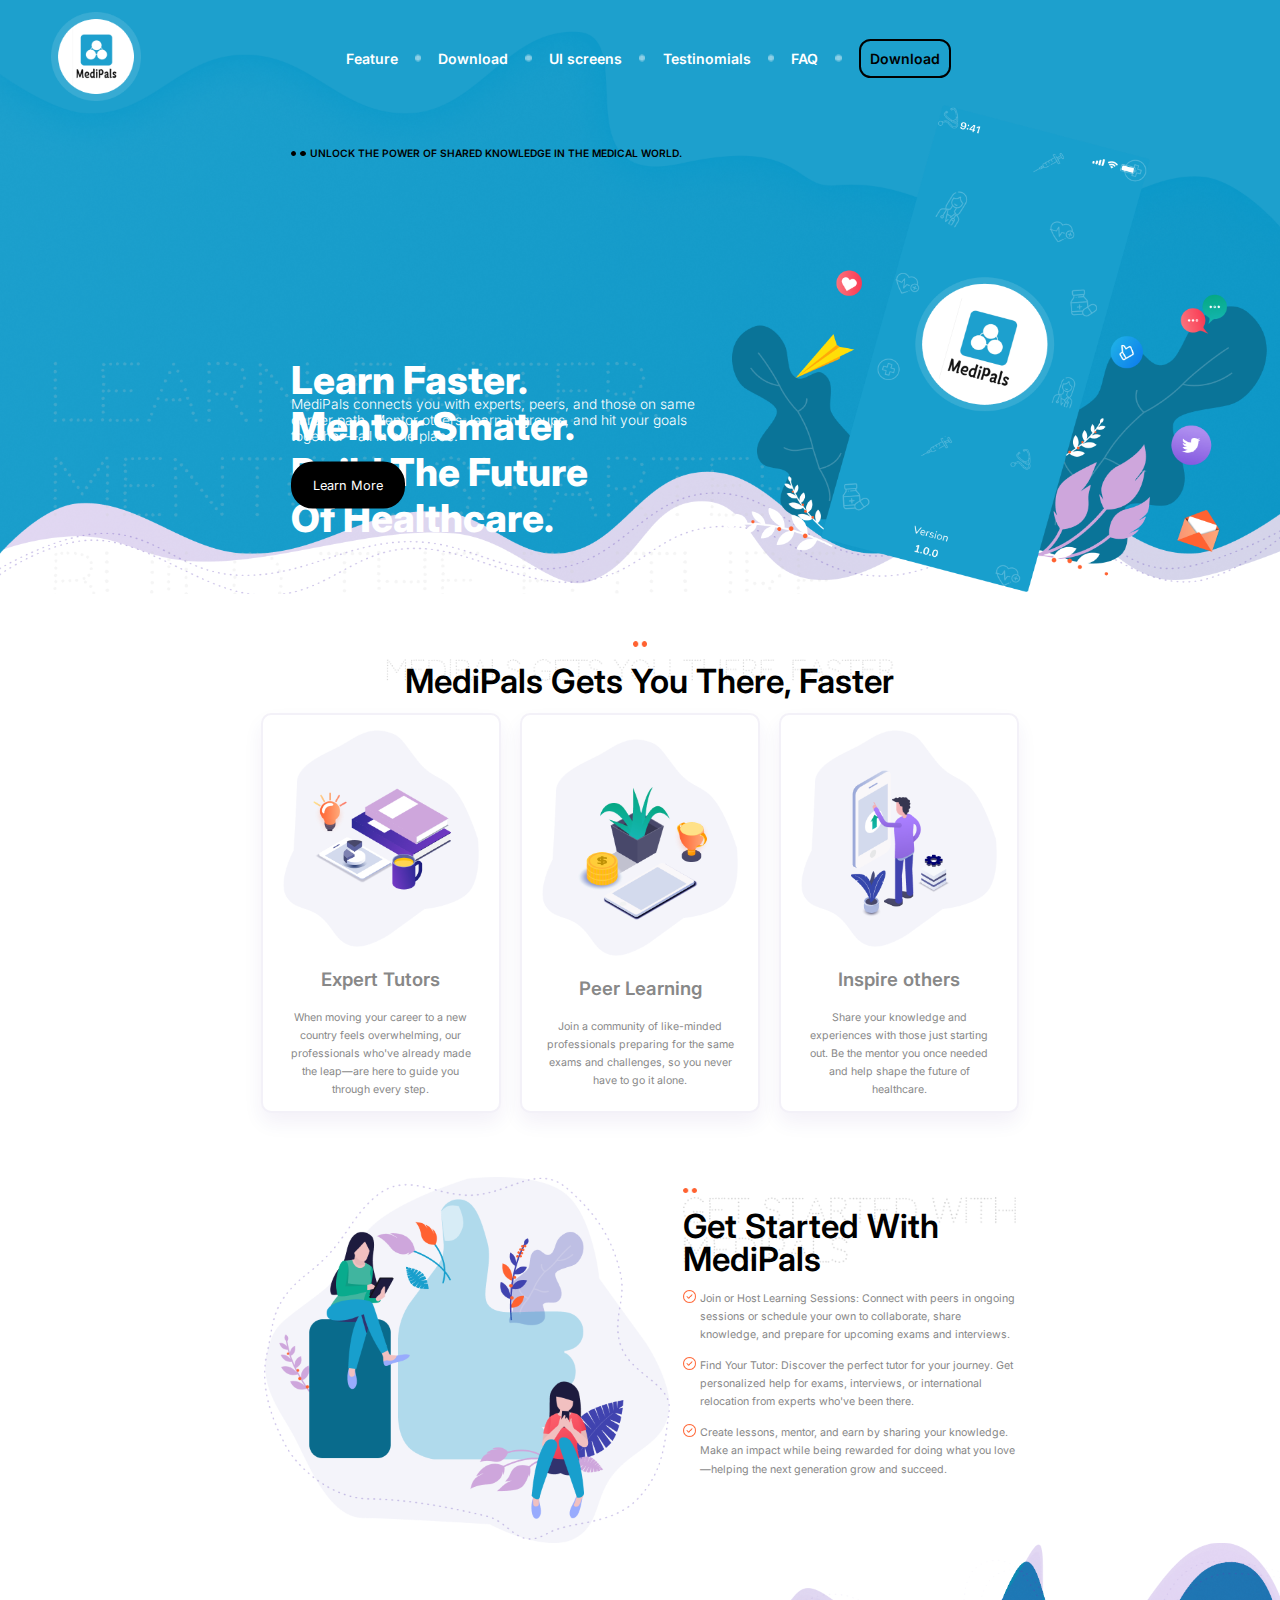
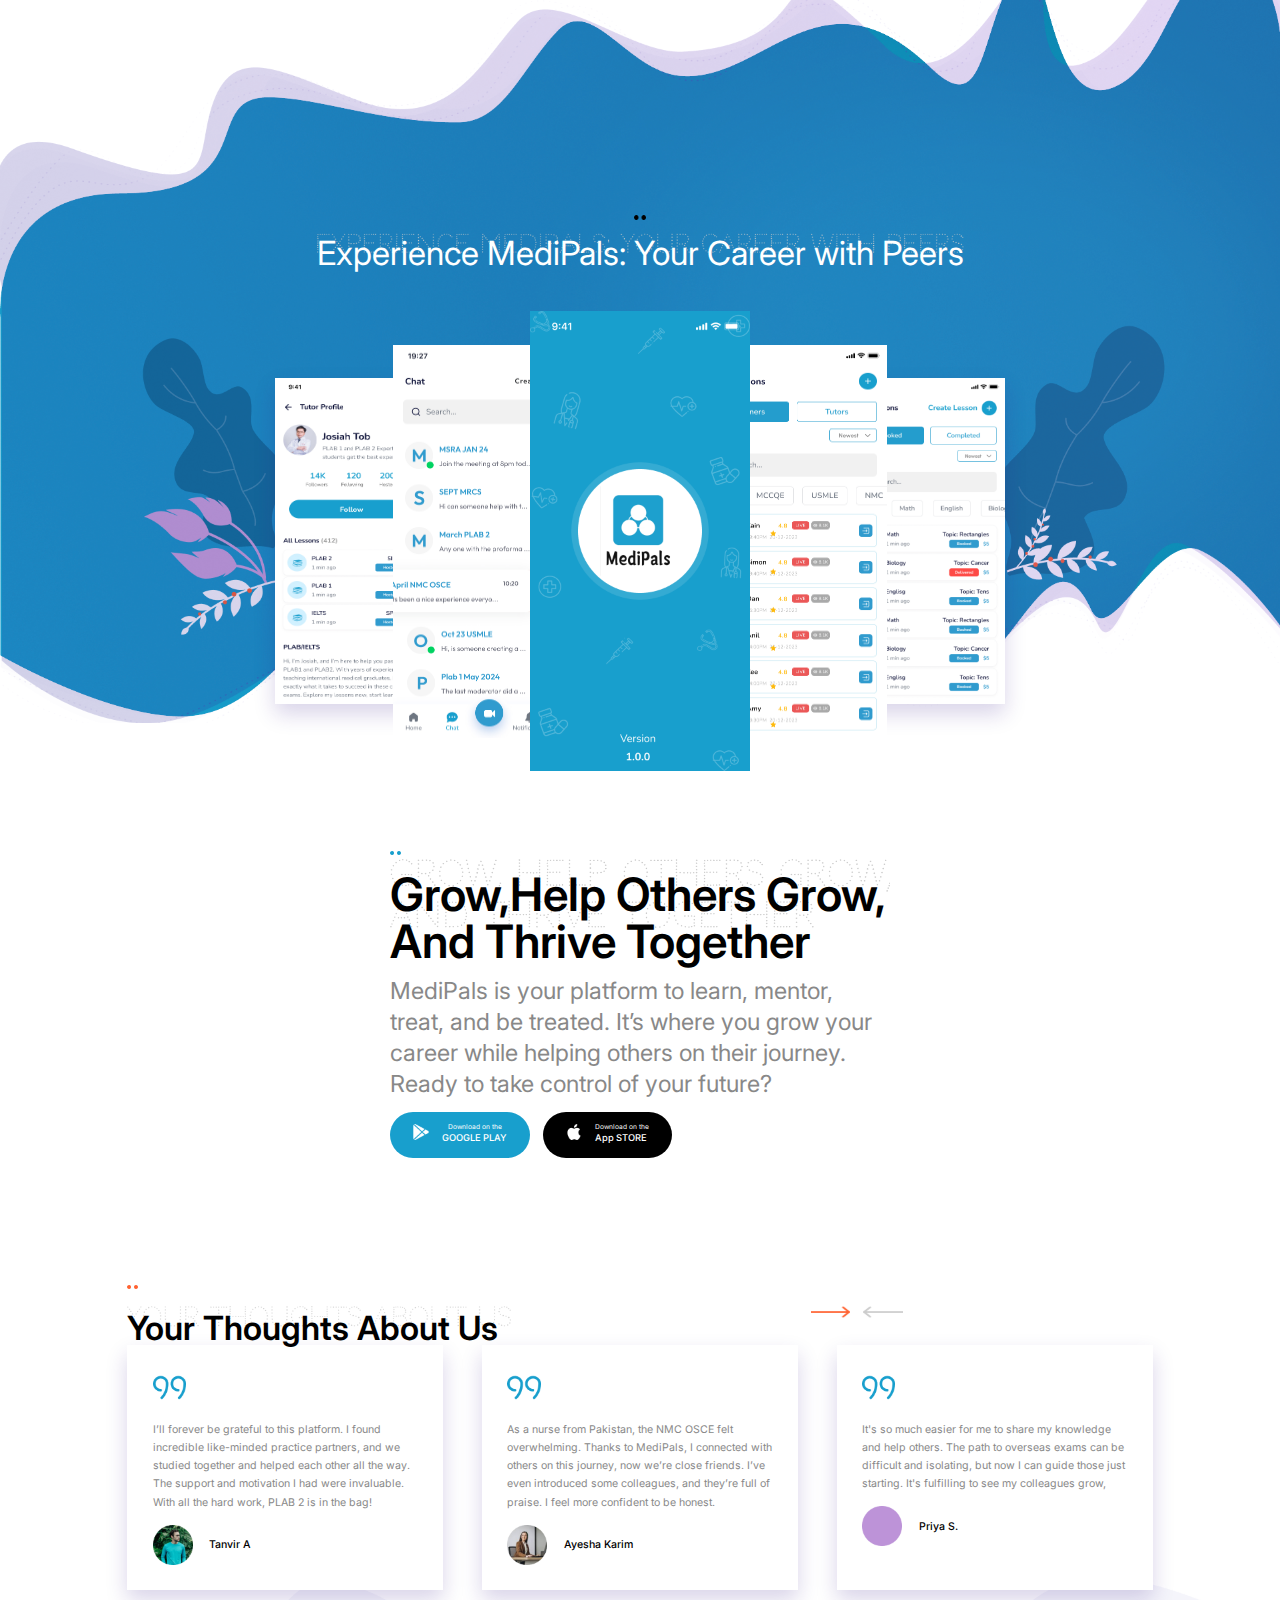
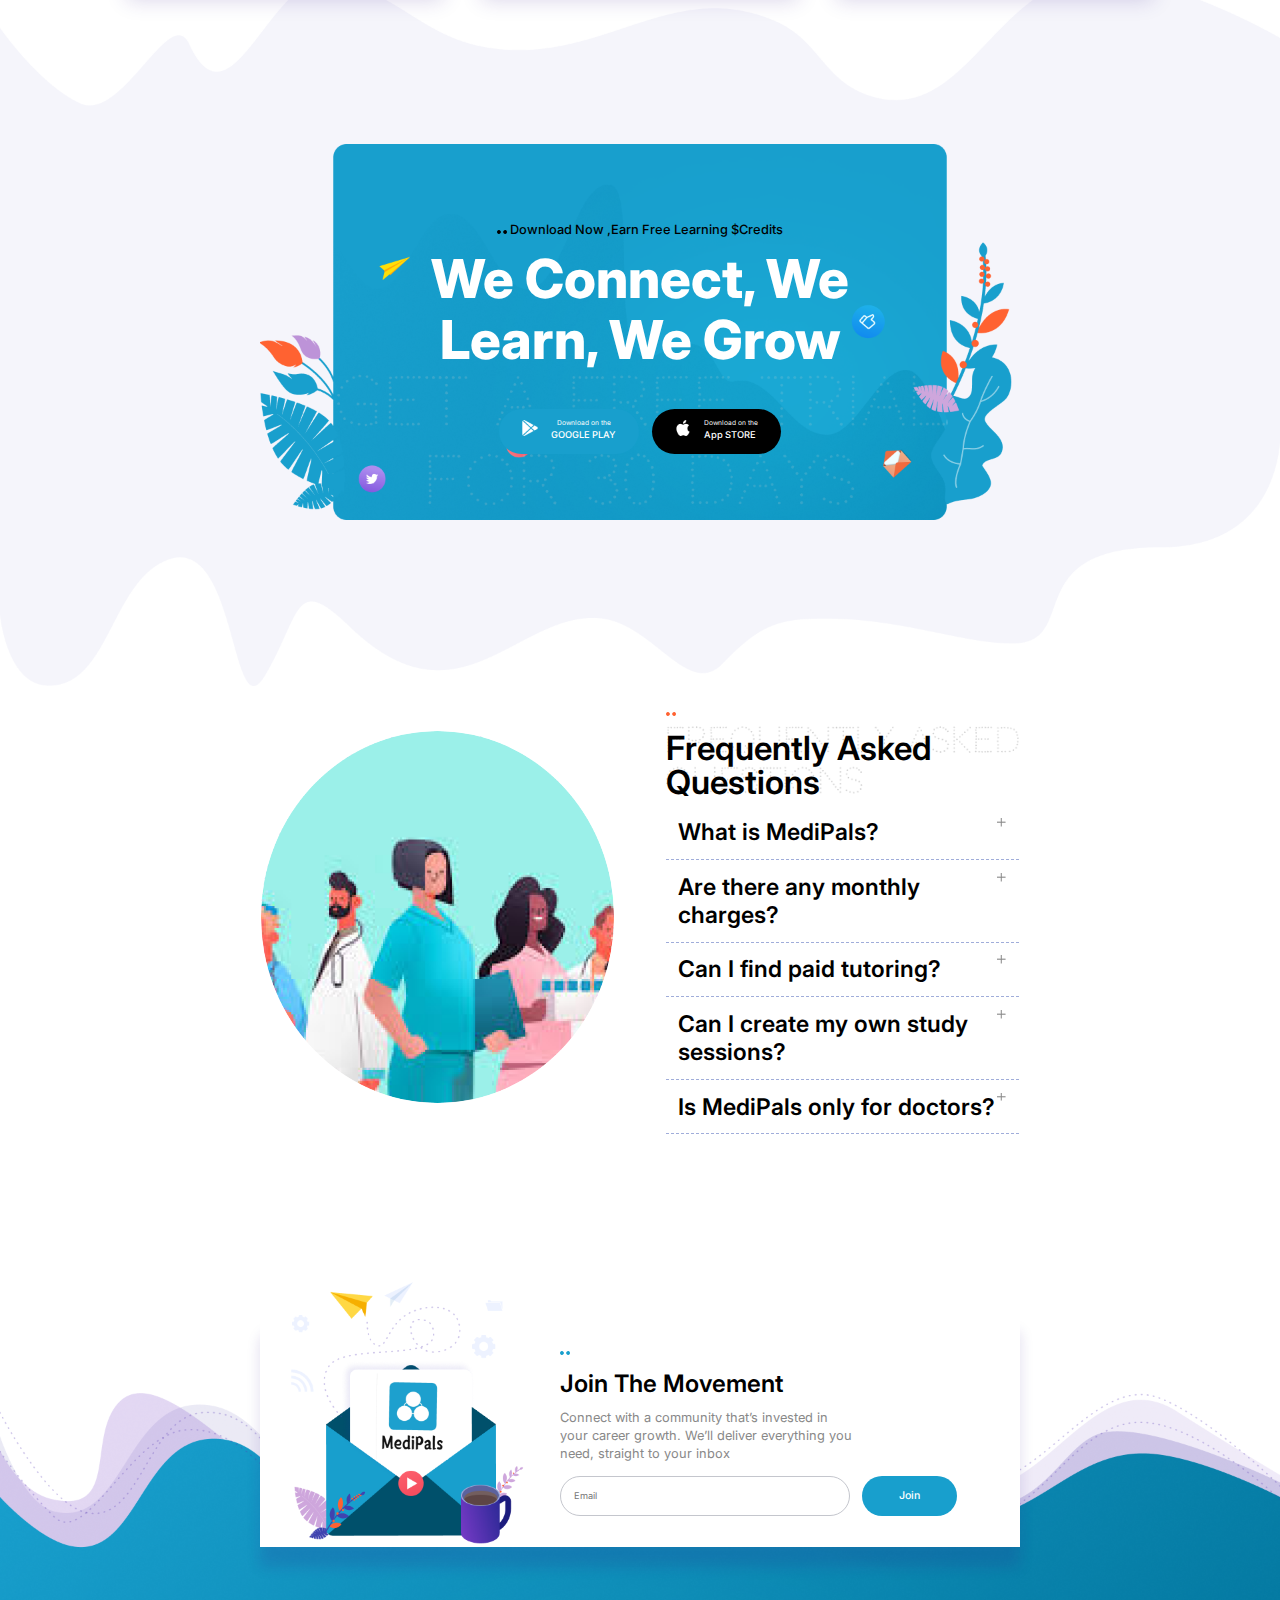
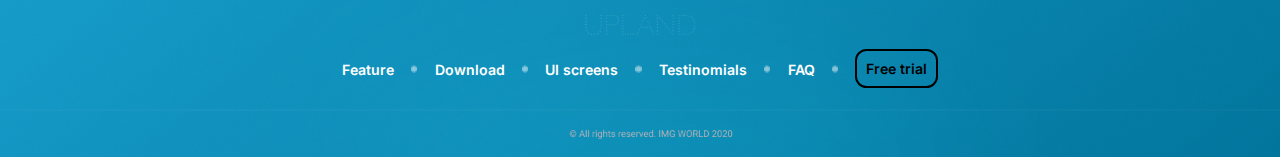
<file: landing  page/index.html>
<!DOCTYPE html>
<html lang="en">

<head>
    <meta charset="UTF-8">
    <meta name="viewport" content="width=device-width, initial-scale=1.0">
    <title>IMG world</title>
    <link rel="stylesheet" href="style.css">
    <link rel="stylesheet" href="responsive.css">
    <style>
        @import url('https://fonts.googleapis.com/css2?family=Inter:ital,opsz,wght@0,14..32,100..900;1,14..32,100..900&display=swap');
    </style>
</head>

<body>
    <div class="container">
        <div class="header">
            <div class="navbar flex">
                <div class="icon"><img src="ass/Group 1000007241.png" alt=""></div>
                <div class="list flex">
                    <ul class="topnav" id="hb">
                        <li><a href="#Feature">Feature </a></li>
                        <img src="ass/Ellipse 5.png" alt="">
                        <li><a href="#Download">Download </a></li>
                        <img src="ass/Ellipse 5.png" alt="">
                        <li><a href="#UI">UI screens</a></li>
                        <img src="ass/Ellipse 5.png" alt="">
                        <li><a href="#testinomials">Testinomials</a></li>
                        <img src="ass/Ellipse 5.png" alt="">
                        <li><a href="#faq">FAQ</a></li>
                        <img src="ass/Ellipse 5.png" alt="">
                        <li><a href="#download"><button>Download</button></a></li>
                    </ul>
                </div>
                <div><a class="a" href="#menu" onclick="display()">☰</a></div>
            </div>
            <div class="flex">
                <div class="intro">
                    <p class="p1 flex"> <img src="ass/Ellipse 4.png" alt=""> <img src="ass/Ellipse 4.png" alt="">UNLOCK
                        THE POWER OF SHARED KNOWLEDGE IN THE MEDICAL WORLD.
                    </p>
                    <p class="p2">Learn Faster. Mentor Smater. Build The Future Of Healthcare.</p>
                    <p class="p3"> MediPals connects you with experts, peers, and those on same career path. Mentor
                        others, learn in groups, and hit your goals together—all in one place.</p>
                    <button class="learnmore">Learn More</button>
                </div>
                <div class="landing">
                    <img src="ass/Frame 56.png" alt="">
                </div>
            </div>
        </div>
        <div class="main">
            <div class="part1">
                <img class="img1" src="ass/dots.png" alt="">
                <p class="p-one">MediPals Gets You There, Faster</p>
                <div class="cards flex">
                    <div class="card card1">
                        <img src="ass/Group 42.png" alt="">
                        <p class="p1">Expert Tutors</p>
                        <p class="p2">When moving your career to a new country feels overwhelming, our professionals
                            who've already made the leap—are here to guide you through every step.</p>
                    </div>
                    <div class="card card2">
                        <img src="ass/Group 42 (1).png" alt="">
                        <p class="p1">Peer Learning</p>
                        <p class="p2">Join a community of like-minded professionals preparing for the same exams and
                            challenges, so you never have to go it alone.</p>
                    </div>
                    <div class="card card3">
                        <img src="ass/Group 42 (2).png" alt="">
                        <p class="p1">Inspire others</p>
                        <p class="p2">Share your knowledge and experiences with those just starting out. Be the mentor
                            you once needed and help shape the future of healthcare.</p>
                    </div>
                </div>
            </div>
            <div class="part2 flex">
                <img class="img" src="ass/img.png" alt="">
                <div class="dec"><img src="ass/dots.png" alt="">
                    <p class="p1">Get Started With MediPals</p>

                    <div class="p3">
                        <div class="p3-1 flex">
                            <img src="ass/icon.png" alt="">
                            <p>Join or Host Learning Sessions: Connect with peers in ongoing sessions or schedule your
                                own to collaborate, share knowledge, and prepare for upcoming exams and interviews.
                            </p>
                        </div>
                        <div class="p3-1 flex"><img src="ass/icon.png" alt="">
                            <p>Find Your Tutor: Discover the perfect tutor for your journey. Get personalized help for
                                exams, interviews, or international relocation from experts who've been there.
                            </p>
                        </div>
                        <div class="p3-1 flex"><img src="ass/icon.png" alt="">
                            <p>Create lessons, mentor, and earn by sharing your knowledge. Make an impact while being
                                rewarded for doing what you love—helping the next generation grow and succeed.</p>
                        </div>
                    </div>

                </div>
            </div>
            <div class="part3">
                <img class="mg" src="ass/dots (1).png" alt="">
                <p>Experience MediPals: Your Career with Peers</p>
                <div class="ss flex">
                    <img class="one one-1" src="ass/Tutor Profile.jpg" alt="">
                    <img class="two two-1" src="ass/Message.jpg" alt="">
                    <img class="three" src="ass/01_Splash screen 2.png" alt="">
                    <img class="two two-2" src="ass/Live Sessions.png" alt="">
                    <img class="one one-2" src="ass/My Lessons 1.png" alt="">
                </div>
            </div>
           
            <div class="part4">
                <div class="ready-to-use">
                    <img class="dot" src="ass/bluedots.png" alt="">
                    <p class="u-1">Grow,Help Others Grow, And Thrive Together</p>
                    <p class="u-2">MediPals is your platform to learn, mentor, treat, and be treated. It’s where you
                        grow your career while helping others on their journey. Ready to take control of your future?
                    </p>
                    <div class="buttons">
                        <button class="blueButton">
                            <img src="ass/Vector.png" alt="">
                            <div>
                                <p class="b-1">Download on the</p>
                                <p class="b-2">GOOGLE PLAY</p>
                            </div>
                        </button>
                        <button class="blackbutton"> <img src="ass/Frame.png" alt="">
                            <div>
                                <p class="b-1">Download on the</p>
                                <p class="b-2">App STORE</p>
                            </div>
                        </button>
                    </div>
                </div>

            </div>
        </div>
        <div class="part-5">
            <img class="i-m-g-1" src="ass/dots.png" alt="">
            <div class="abar">
                <div class="about">
                    <p>Your Thoughts About Us</p>
                </div>
                <div class="arrow">
                    <img src="ass/Arrow 1.png" alt="">
                    <img src="ass/Arrow 2.png" alt="">
                </div>
            </div>
            <div class="comment">
                <div class="comment-1 comment-1-1">
                    <img class="com-img" src="ass/Frame (1).png" alt="">
                    <p class="p">I’ll forever be grateful to this platform. I found incredible like-minded practice
                        partners, and we studied together and helped each other all the way. The support and motivation
                        I had were invaluable. With all the hard work, PLAB 2 is in the bag!</p>
                    <p class="profile">
                        <img src="ass/Ellipse 10 (1).png" alt=""><span>Tanvir A</span>
                    </p>
                </div>
                <div class=" comment-1 comment-1-2">
                    <img class="com-img" src="ass/Frame (1).png" alt="">
                    <p class="p">As a nurse from Pakistan, the NMC OSCE felt overwhelming. Thanks to MediPals, I
                        connected with others on this journey, now we’re close friends. I’ve even introduced some
                        colleagues, and they’re full of praise. I feel more confident to be honest.</p>
                    <p class="profile">
                        <img src="ass/download 1.png" alt=""><span>Ayesha Karim</span>
                    </p>
                </div>
                <div class=" comment-1 comment-1-3">
                    <img class="com-img" src="ass/Frame (1).png" alt="">
                    <p class="p">It's so much easier for me to share my knowledge and help others. The path to overseas
                        exams can be difficult and isolating, but now I can guide those just starting. It's fulfilling
                        to see my colleagues grow,</p>
                    <p class="profile">
                        <img src="ass/Ellipse 10 (2).png " alt=""><span>Priya S.</span>
                    </p>
                </div>
            </div>
        </div>
        <div class="part-6">
            <div class="ad">
                <p class="ad-1"><img src="ass/dots (1).png" alt=""> Download Now ,Earn Free Learning $Credits</p>
                <p class="ad-2">We Connect, We Learn, We Grow

                </p>
                <div class="buttons">
                    <button class="blueButton">
                        <img src="ass/Vector.png" alt="">
                        <div>
                            <p class="b-1">Download on the</p>
                            <p class="b-2">GOOGLE PLAY</p>
                        </div>
                    </button>
                    <button class="blackbutton"> <img src="ass/Frame.png" alt="">
                        <div>
                            <p class="b-1">Download on the</p>
                            <p class="b-2">App STORE</p>
                        </div>
                    </button>
                </div>
            </div>
        </div>
        <div class="part-7">
            <img class="vid" src="ass/download 1 (2).png" alt="">


            <div class="faq">
                <img src="ass/dots.png" alt="">
                <p class="faq-1">Frequently Asked Questions</p>

                <div class="faq-4">
                    <div class="faq4">
                        <p>What is MediPals?</p><img class="plus" onclick="showDetail(this)" src="ass/+.png" alt="">
                        <img onclick="hideDetails(this)" class="minus" src="ass/-.png" alt="">
                    </div>
                    <p class="faq-3">MediPals connects healthcare professionals to learn, mentor, and support each
                        other. It’s designed to help those advancing their careers and preparing for international
                        certification exams</p>
                </div>
                <div class="faq-4">
                    <div class="faq4">
                        <p>Are there any monthly charges?</p><img class="plus" onclick="showDetail(this)"
                            src="ass/+.png" alt="">
                        <img onclick="hideDetails(this)" class="minus" src="ass/-.png" alt="">
                    </div>
                    <p class="faq-3">MediPals is completely free to use! You can access free sessions and support from
                        experienced tutors and peers on the platform.</p>
                </div>
                <div class="faq-4">
                    <div class="faq4">
                        <p>Can I find paid tutoring?</p><img class="plus" onclick="showDetail(this)" src="ass/+.png"
                            alt="">
                        <img onclick="hideDetails(this)" class="minus" src="ass/-.png" alt="">
                    </div>
                    <p class="faq-3">Yes, personalised tutoring options are available for one-on-one lessons,
                        mentorship, and mock exams to help you achieve your goals.</p>
                </div>
                <div class="faq-4">
                    <div class="faq4">
                        <p>Can I create my own study sessions?</p><img class="plus" onclick="showDetail(this)"
                            src="ass/+.png" alt="">
                        <img onclick="hideDetails(this)" class="minus" src="ass/-.png" alt="">
                    </div>
                    <p class="faq-3">Absolutely! You can join or host study sessions to collaborate with peers and grow
                        professionally.</p>
                </div>
                <div class="faq-4">
                    <div class="faq4">
                        <p>Is MediPals only for doctors?</p><img class="plus" onclick="showDetail(this)" src="ass/+.png"
                            alt="">
                        <img onclick="hideDetails(this)" class="minus" src="ass/-.png" alt="">
                    </div>
                    <p class="faq-3">MediPals is for everyone in healthcare—nurses, physiotherapists, doctors, and
                        more—who want to move their careers forward and benefit from shared knowledge and mentorship.
                    </p>
                </div>
            </div>
        </div>

        <div class="part-9">
            <img class="img-9" src="ass/Vector Object.png" alt="">
            <div class="part-9-1">
                <img src="ass/bluedots.png" alt="">

                <p class="bold">Join The Movement</p>
                <p class="simp">Connect with a community that’s invested in your career growth. We’ll deliver everything
                    you need, straight to your inbox</p>
                <div class="flexx">

                    <input type="email" name="Email" id="email" placeholder="Email">
                    <button class="but">Join</button>
                </div>
            </div>
        </div>
    </div>
    <div class="footer">
        <ul>
            <li><a href="#Feature">Feature </a></li>
            <img src="ass/Ellipse 5.png" alt="">
            <li><a href="#Download">Download </a></li>
            <img src="ass/Ellipse 5.png" alt="">
            <li><a href="#UI">UI screens</a></li>
            <img src="ass/Ellipse 5.png" alt="">
            <li><a href="#testinomials">Testinomials</a></li>
            <img src="ass/Ellipse 5.png" alt="">
            <li><a href="#faq">FAQ</a></li>
            <img src="ass/Ellipse 5.png" alt="">
            <li><a href="#download"><button>Free trial</button></a></li>
        </ul>
    </div>
    </div>

    <script>
        function display() {
            let x = document.getElementById("hb");
            if (x.className === "topnav") {
                x.className = "responsive";
            }
            else {
                x.className = "topnav";
            }

        }



        function showDetail(clickedImage) {
            const faqSections = document.querySelectorAll('.faq-4');
            faqSections.forEach(section => {
                const answer = section.querySelector('.faq-3');
                const showimage = section.querySelector('.plus');
                const hideimage = section.querySelector('.minus');

                if (showimage === clickedImage) {
                    hideimage.style.display = "block";
                    showimage.style.display = "none";
                    answer.style.display = "block";
                }
            })
        }
        function hideDetails(clickedImage2) {
            const faqSections = document.querySelectorAll('.faq-4');
            faqSections.forEach(section => {
                const answer = section.querySelector('.faq-3');
                const showimage = section.querySelector('.plus');
                const hideimage = section.querySelector('.minus');

                if (hideimage === clickedImage2) {
                    hideimage.style.display = "none";
                    showimage.style.display = "block";
                    answer.style.display = "none";
                }
            })
        }
    </script>
</body>

</html>
</file>
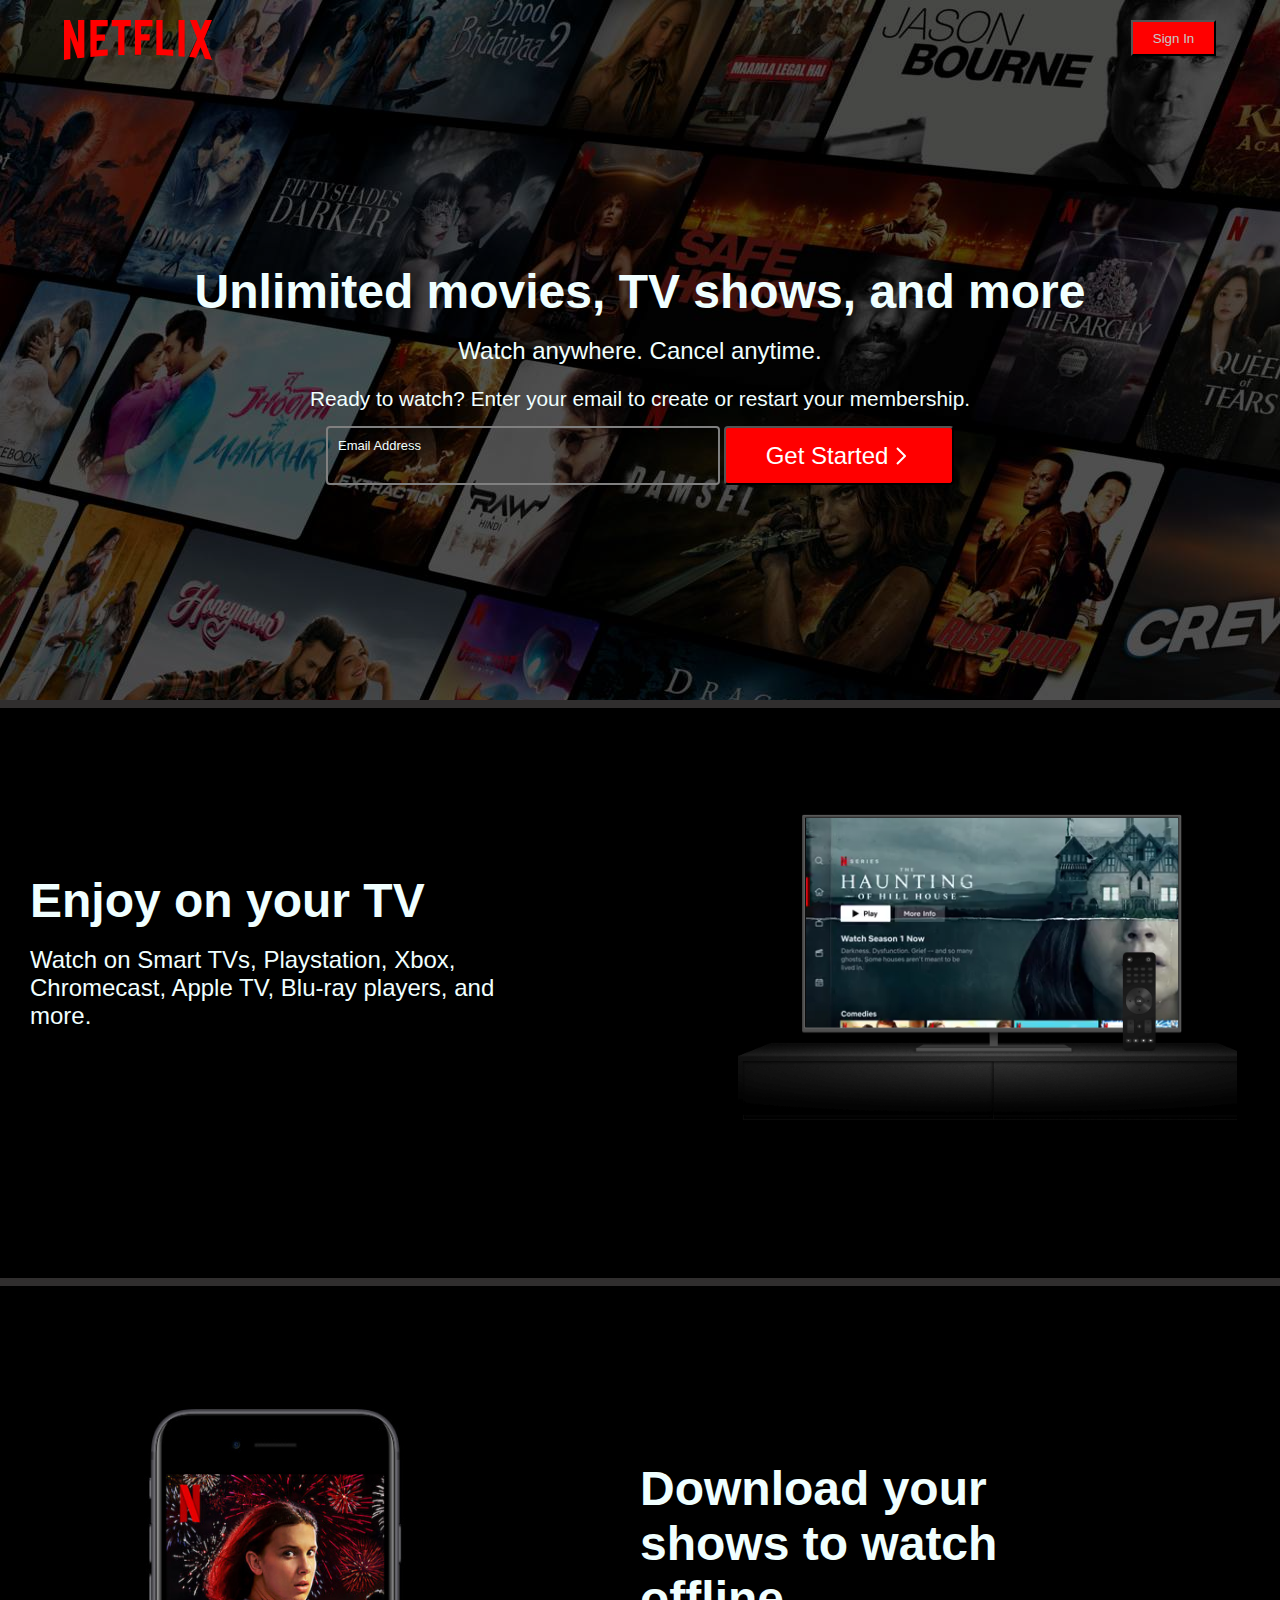
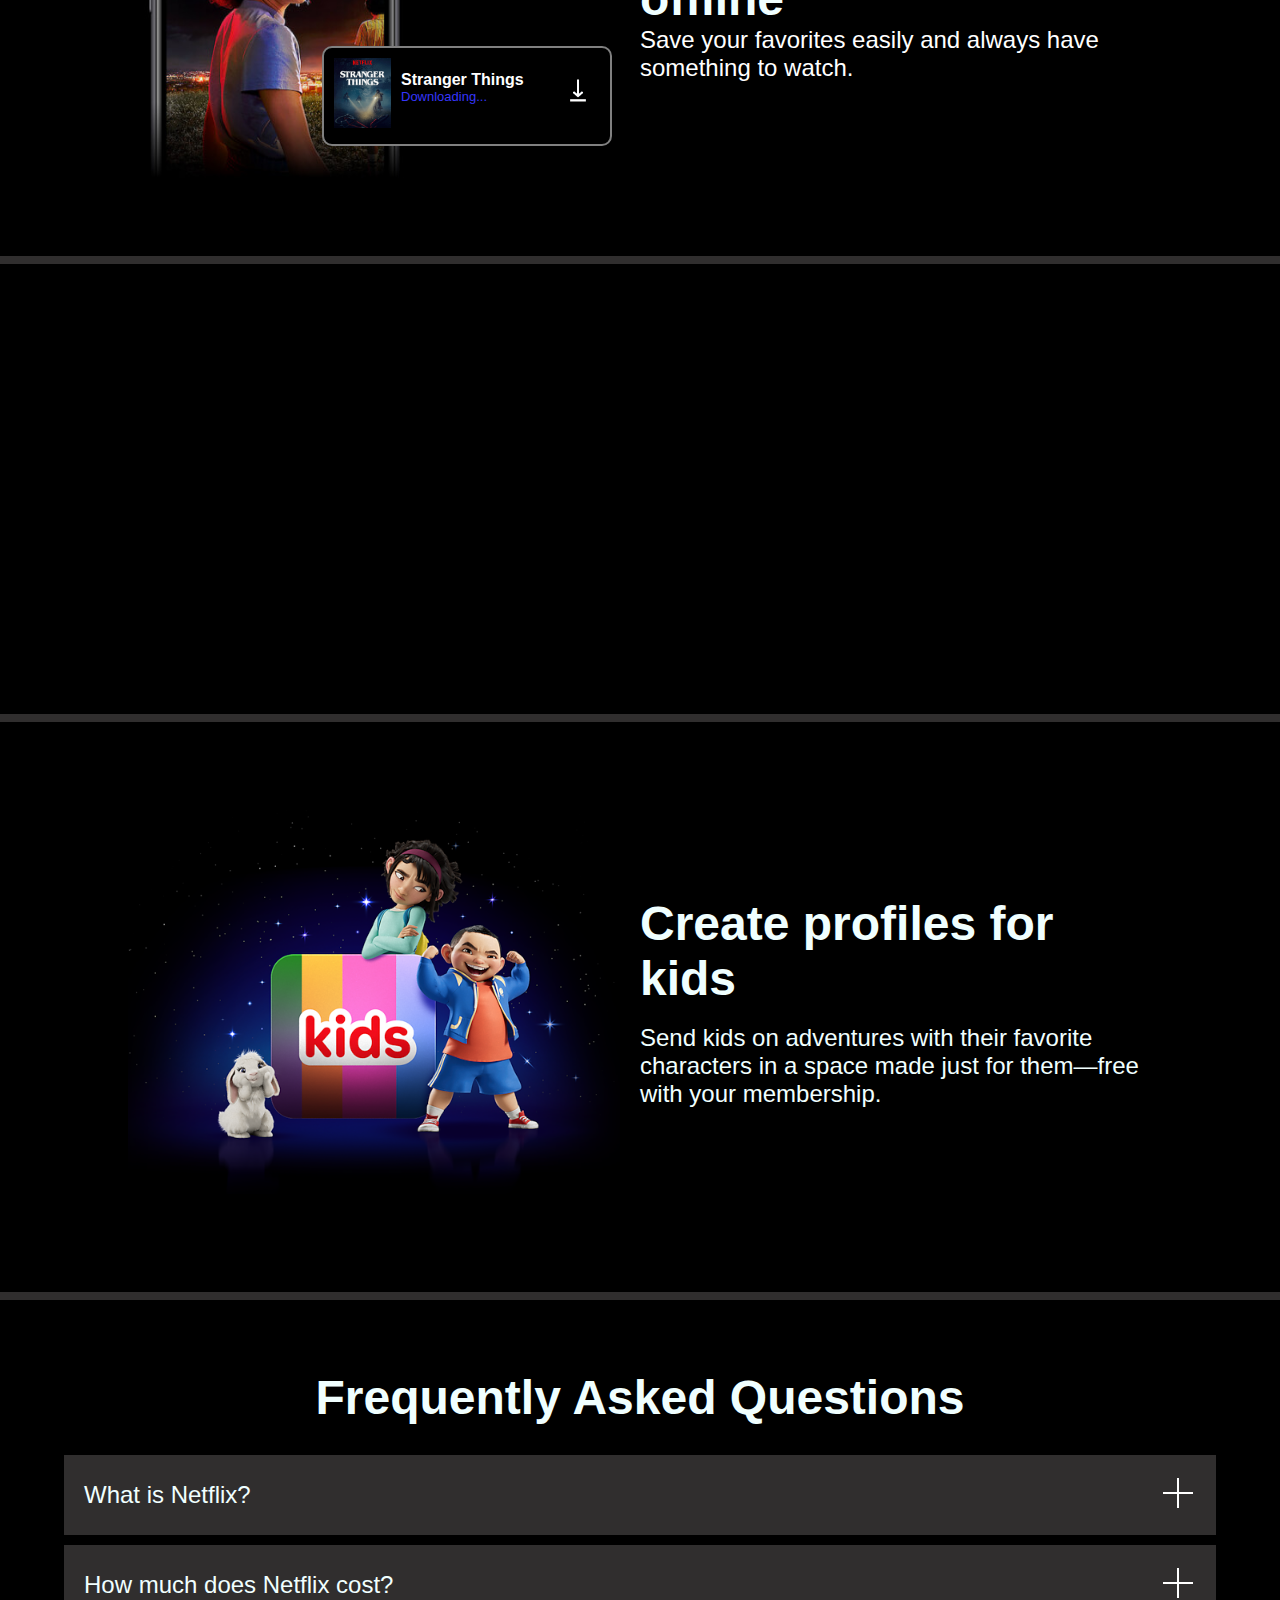
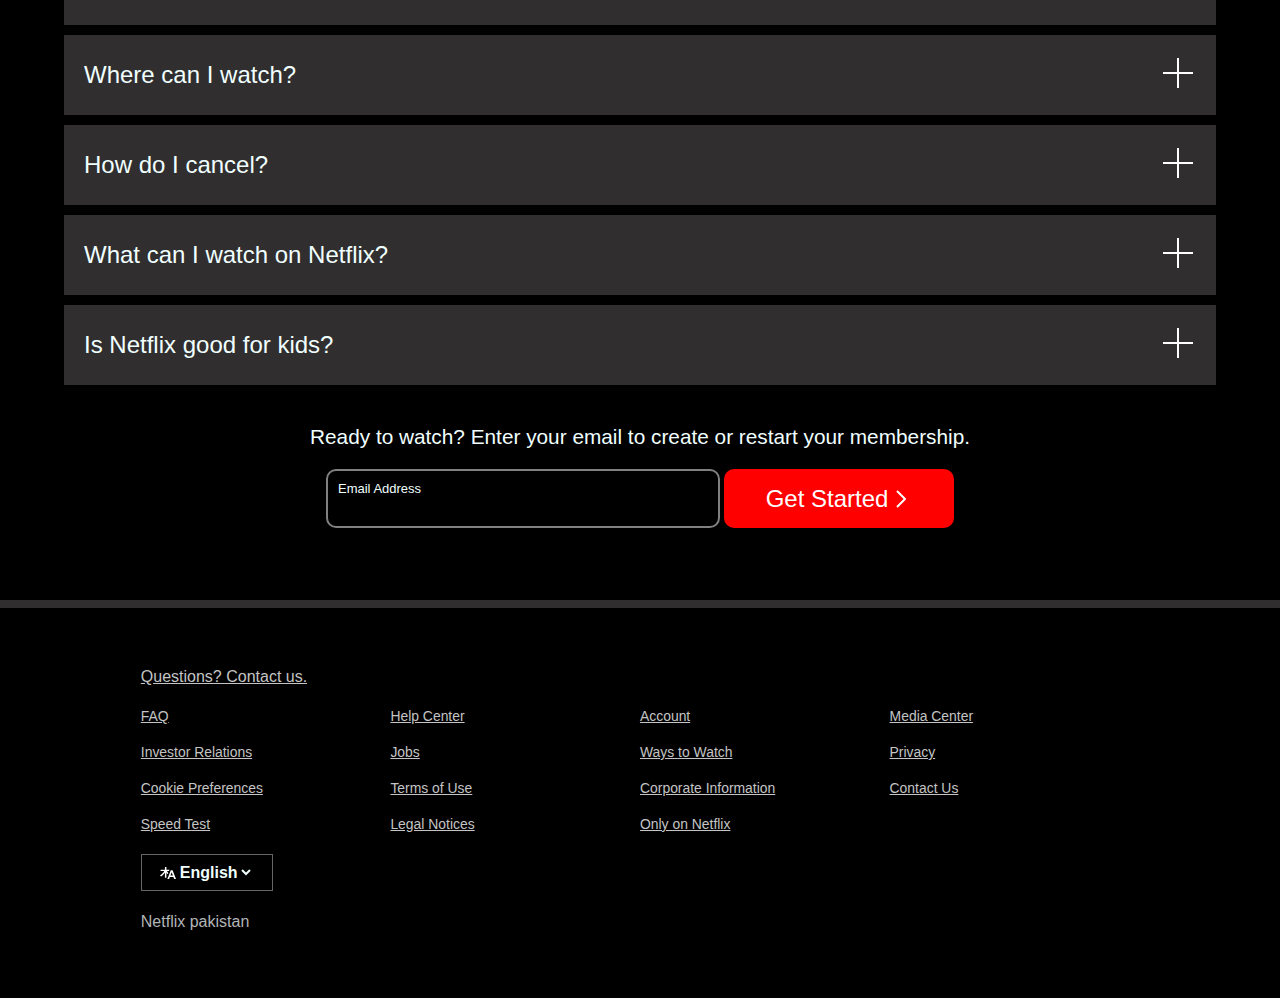
<file: NETFLIX CLONE 3/index.html>
<!DOCTYPE html>
<html lang="en">

<head>
    <meta charset="UTF-8">
    <meta name="viewport" content="width=device-width, initial-scale=1.0">
    <title>NETFLIX CLONE </title>
    <link rel="stylesheet" href="style.css">
</head>

<body>
    <div class="first">
        <div class="black">
            <div class="head">
                <div class="nav">
                    <div class="netflixIcon"><img src="icon.svg" alt=""></div>
                    <div class="signin"><button>Sign In</button></div>
                </div>

            </div>
            <div class="center">
                <p class="firstline">Unlimited movies, TV shows, and more</p>
                <p class="secondline">
                    Watch anywhere. Cancel anytime.
                </p>
                <p class="thirdline">Ready to watch? Enter your email to create or restart your membership.</p>
                <div class="enter">
                    <div class="emailbox">Email Address</div>
                    <div class="buttons"><button class="button">Get Started <img src="arrow.svg" alt=""></button></div>
                </div>
            </div>
        </div>

    </div>
    <div class="second">
        <div class="sec">
            <div class="textpart">
                <p class="first1">Enjoy on your TV</p>
                <p class="second1">
                    Watch on Smart TVs, Playstation, Xbox, Chromecast, Apple TV, Blu-ray players, and more.</p>
            </div>
            <div class="imagepart">
                <div class="container">
                    <video autoplay loop muted src="video-tv-0819.m4v" class="background"></video>
                    <img src="tv.png" alt="" class="frame">
                </div>
            </div>
        </div>
    </div>
    <div class="third">
        <div class="download">
            <img class="mobile" src="mobile-0819.jpg" alt="">
            <div class="bottom">
                <div class="boxshot">
                    <img src="boxshot.png" alt="">
                </div>
                <div class="strangedownload">
                    <p class="strange">Stranger Things</p>
                    <p class="dtext">Downloading...</p>
                </div>
                <div class="Downloading">
                    <img src="download-icon.gif" alt="">
                </div>
            </div>

        </div>
        <div class="disc">
            <p class="onee">
                Download your shows to watch offline
            </p>
            <p class="tew">
                Save your favorites easily and always have something to watch.
            </p>
        </div>


    </div>
    <div class="fourth"></div>
    <div class="fifth">
        <div class="parent">
            <div class="cartoon">
                <img src="Cartoon .png" alt="">
            </div>
            <div class="textchild">
                <p class="p1">Create profiles for kids</p>
                <p class="p2">Send kids on adventures with their favorite characters in a space made just for them—free
                    with your membership.</p>

            </div>
        </div>
    </div>
    <div class="sixth">
        <p class="heading">Frequently Asked Questions</p>
        <div class="questions">
            <div class="que q1">
                <div class="Q">
                    What is Netflix?
                </div>
                <div class="plus">
                    <img src="plus.svg" alt="">
                </div>
            </div>
            <div class=" que q2">
                <div class="Q">
                    How much does Netflix cost?
                </div>
                <div class="plus">
                    <img src="plus.svg" alt="">
                </div>

            </div>
            <div class=" que q3">
                <div class="Q">
                    Where can I watch?
                </div>
                <div class="plus">
                    <img src="plus.svg" alt="">
                </div>

            </div>
            <div class="que q4">
                <div class="Q">
                    How do I cancel?
                </div>
                <div class="plus">
                    <img src="plus.svg" alt="">
                </div>

            </div>
            <div class="que q5">
                <div class="Q">
                    What can I watch on Netflix?
                </div>
                <div class="plus">
                    <img src="plus.svg" alt="">
                </div>
            </div>
            <div class="que q6">
                <div class="Q">
                    Is Netflix good for kids?
                </div>
                <div class="plus">
                    <img src="plus.svg" alt="">
                </div>

            </div>
        </div>
        <p class="endline">
            Ready to watch? Enter your email to create or restart your membership.
        </p>
        <div class="endemail">
            <div class="enter2">Email Address</div>
            <div class="buttons"> <button class="button">Get Started <img src="arrow.svg" alt=""></button></div>
        </div>
    </div>
    <div class="seven">
        <div class="footer">
            <a href=" #">Questions? Contact us.</a>
            <div class="ul">

                <ul>
                    <li><a href=" #">FAQ</a></li>
                    <li><a href=" #">Help Center</a></li>
                    <li><a href=" #">Account</a></li>
                    <li><a href="#">Media Center</a></li>
                    <li><a href="#"> Investor Relations</a> </li>
                    <li><a href="#">Jobs</a></li>
                    <li><a href="#">Ways to Watch</a></li>
                    <li><a href="#">Privacy</a></li>
                    <li><a href="#">Cookie Preferences</a></li>
                    <li><a href="#">Terms of Use</a></li>
                    <li><a href="#">Corporate Information</a></li>
                    <li><a href="#">Contact Us</a></li>
                    <li><a href="#">Speed Test</a></li>
                    <li><a href="#">Legal Notices</a></li>
                    <li><a href="#">Only on Netflix</a></li>
                </ul>
            </div>
            <div class="english">

                <img src="english.svg" alt="">
                <select name="" id="">
                    <option value="English">English</option>
                </select>
            </div>
            <div class="theend">

                Netflix pakistan
            </div>
        </div>
    </div>
</body>

</html>
</file>
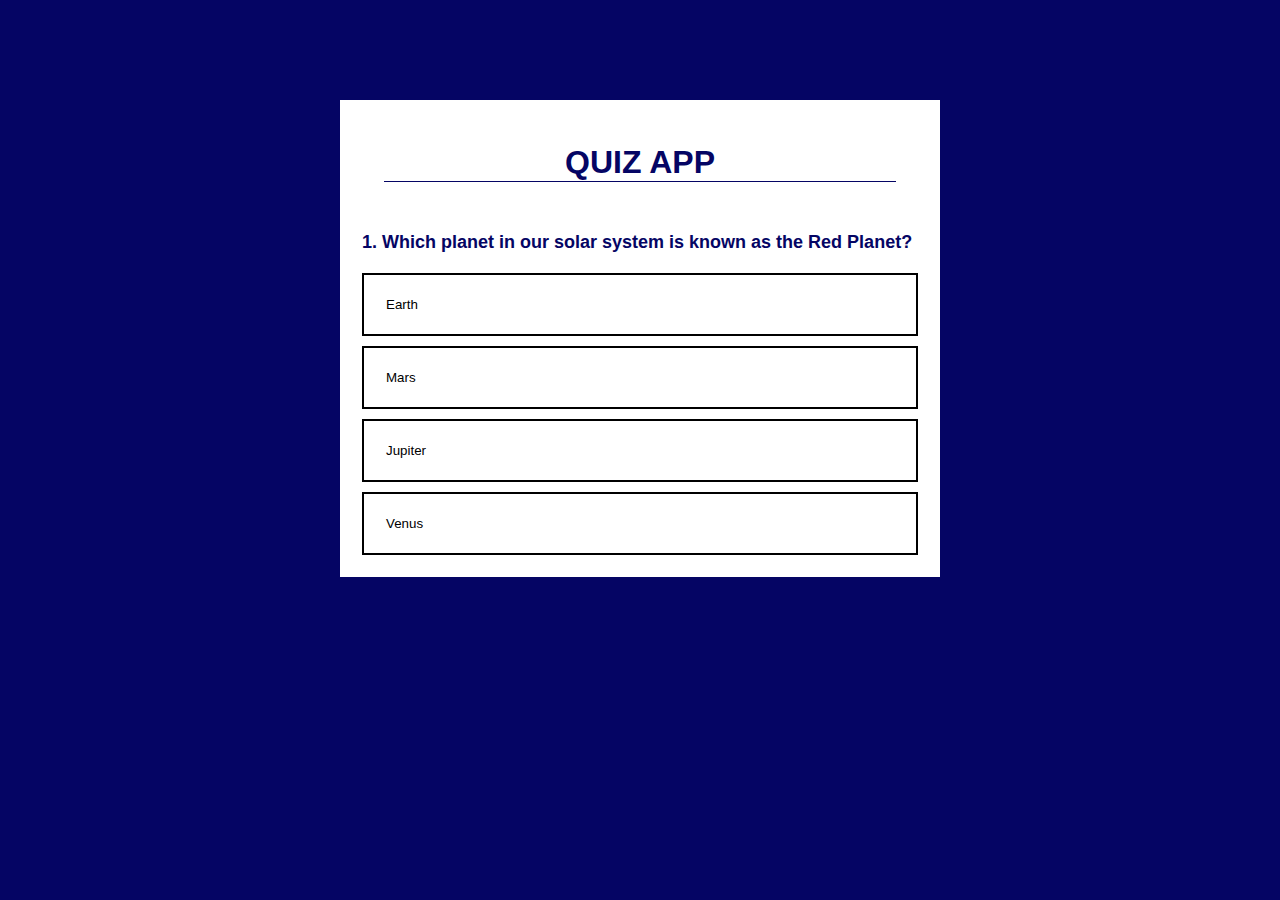
<file: quiz app 2/index.html>
<!DOCTYPE html>
<html lang="en">
<head>
    <meta charset="UTF-8">
    <meta name="viewport" content="width=device-width, initial-scale=1.0">
    <title>Quiz App</title>
    <link rel="stylesheet" href="style.css">
</head>
<body>
    <div class="app">
        <h1>QUIZ APP</h1>
        <div class="quiz">
            <h2 id="question">Question goes here</h2>
        </div>
        <div id="answer-btn">
            <!-- <button class="btn">answer 1</button>
            <button class="btn">answer 2</button>
            <button class="btn">answer 3</button>
            <button class="btn">answer 4</button> -->
        </div>
        <button id="next-btn">Next</button>
    </div>
    <script src="script.js"></script>
</body>
</html>
</file>
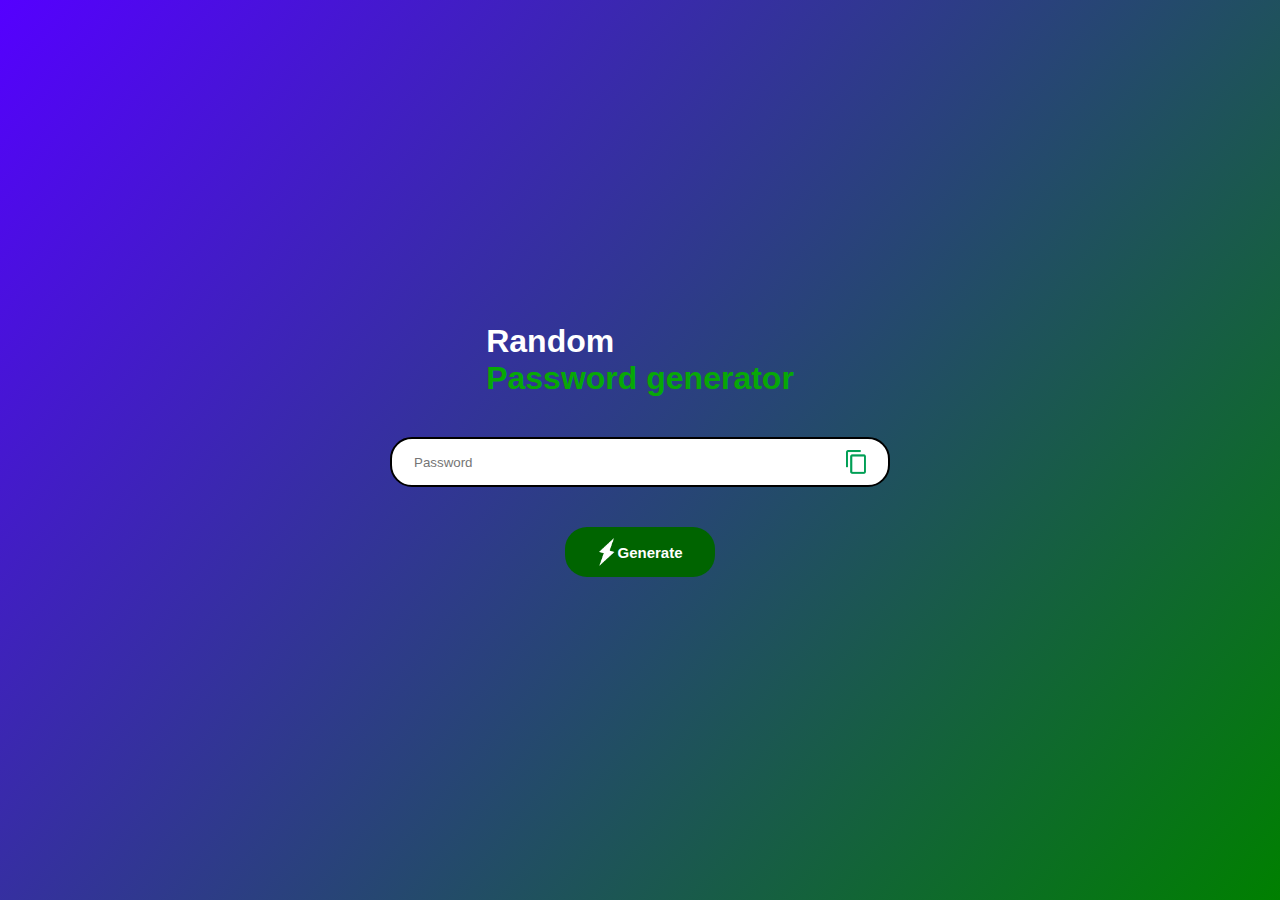
<file: random password generator/index.html>
<!DOCTYPE html>
<html lang="en">
<head>
    <meta charset="UTF-8">
    <meta name="viewport" content="width=device-width, initial-scale=1.0">
    <title>RANDOM PASSWORD GENERATOR</title>
    <link rel="stylesheet" href="style.css">
</head>

<body>
    <div class="container">
            <h1>
                Random <br><span>Password generator</span>
            </h1>
        <div class="passwordcase">
        <input type="text" id="password" placeholder="Password"> <img onclick="copypass()" src="images/copy.png" alt="">
    </div>
    <button onclick="createPassword()"> <img src="images/generate.png" alt=""><p>Generate</p></button>
    </div>
    <script src="script.js"></script>
</body>
</html>
</file>
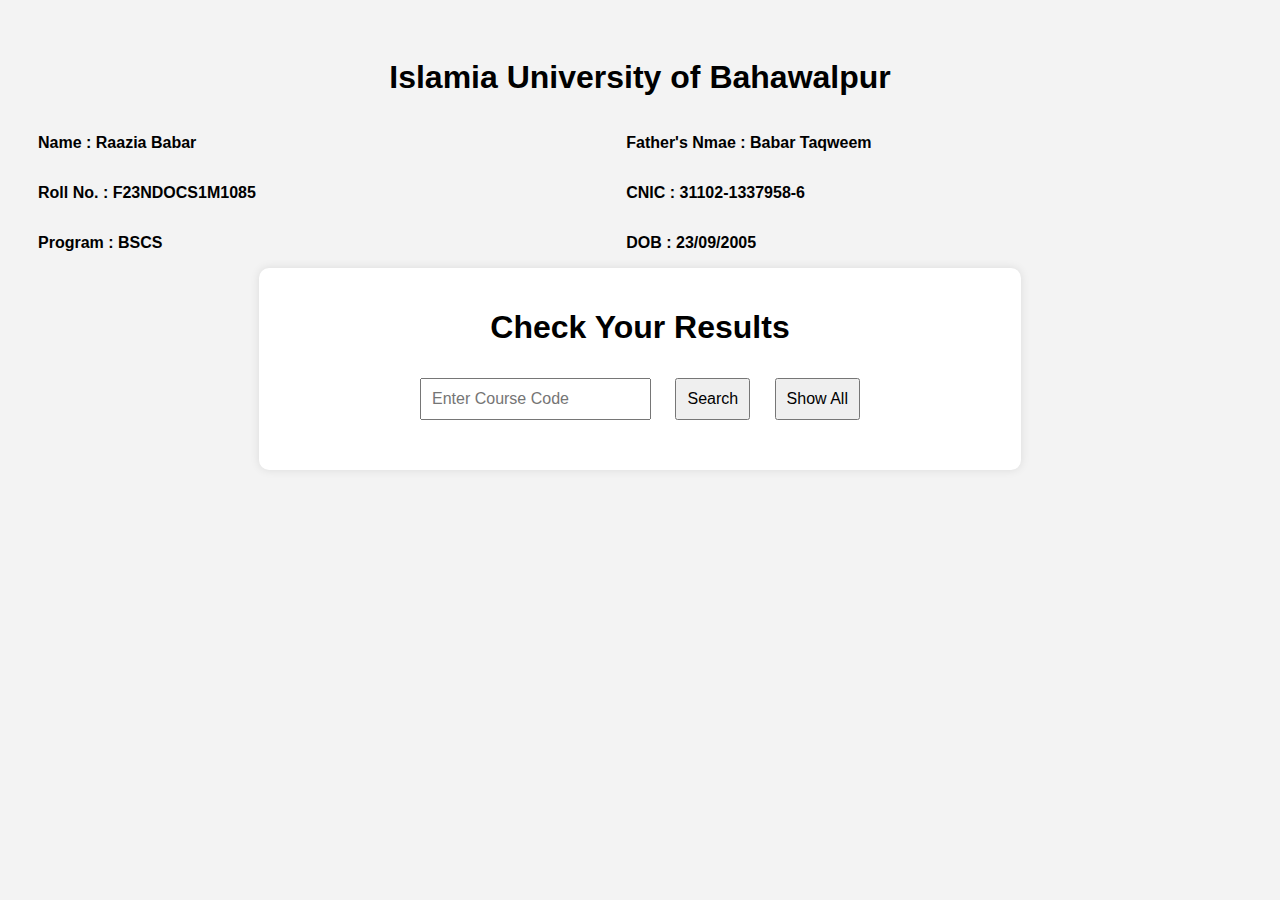
<file: result card/index.html>
<!DOCTYPE html>
<html lang="en">
<head>
  <meta charset="UTF-8">
  <title>Result Card</title>
  <link rel="stylesheet" href="style.css">
</head>
<body>
    <h1>Islamia University of Bahawalpur</h1>
    <div class="intro">
        <p>Name : Raazia Babar</p>
        <p> Father's Nmae : Babar Taqweem </p>
        <p>Roll No. : F23NDOCS1M1085</p>
        <p>CNIC : 31102-1337958-6</p>
        <p>Program : BSCS</p>
        <p>DOB : 23/09/2005</p>
    </div>
  <div class="container">
    <h1>Check Your Results</h1>
    <input type="text" id="courseCodeInput" placeholder="Enter Course Code">
    <button onclick="searchResult()">Search</button>
    <button onclick="showAllResults()">Show All</button>

    <div id="resultContainer"></div>
  </div>

  <script src="script.js"></script>
</body>
</html>
</file>
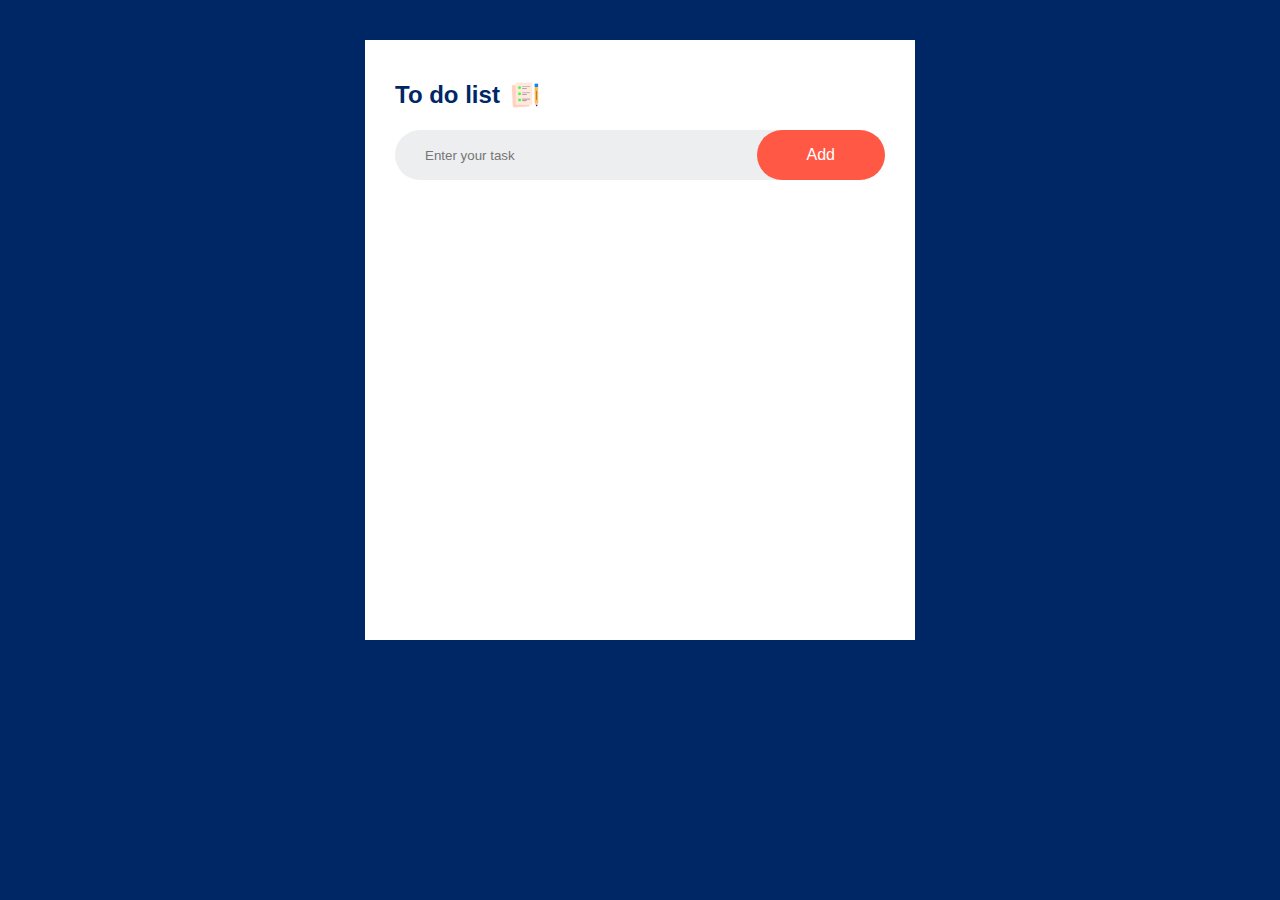
<file: to do list app 2/index.html>
<!DOCTYPE html>
<html lang="en">
<head>
    <meta charset="UTF-8">
    <meta name="viewport" content="width=device-width, initial-scale=1.0">
    <title>TO DO LIST APP</title>
    <link rel="stylesheet" href="style.css">
</head>
<body>
    <div class="container">
        <div class="todo-list">
    <h2>To do list <img src="images/icon.png" alt=""></h2>
    <div class="input-fill">
        <input type="text" id="input-box" placeholder="Enter your task">
        <button onclick="addTask()">Add</button>
    </div>

        </div>
        
             <ul id="list-container">
                <!-- <li class="checked">list 1</li>
                <li>list 2</li>
                <li>list 3</li> -->
            </ul> 
    </div>
    <script src="script.js"></script>
</body>
</html>
</file>
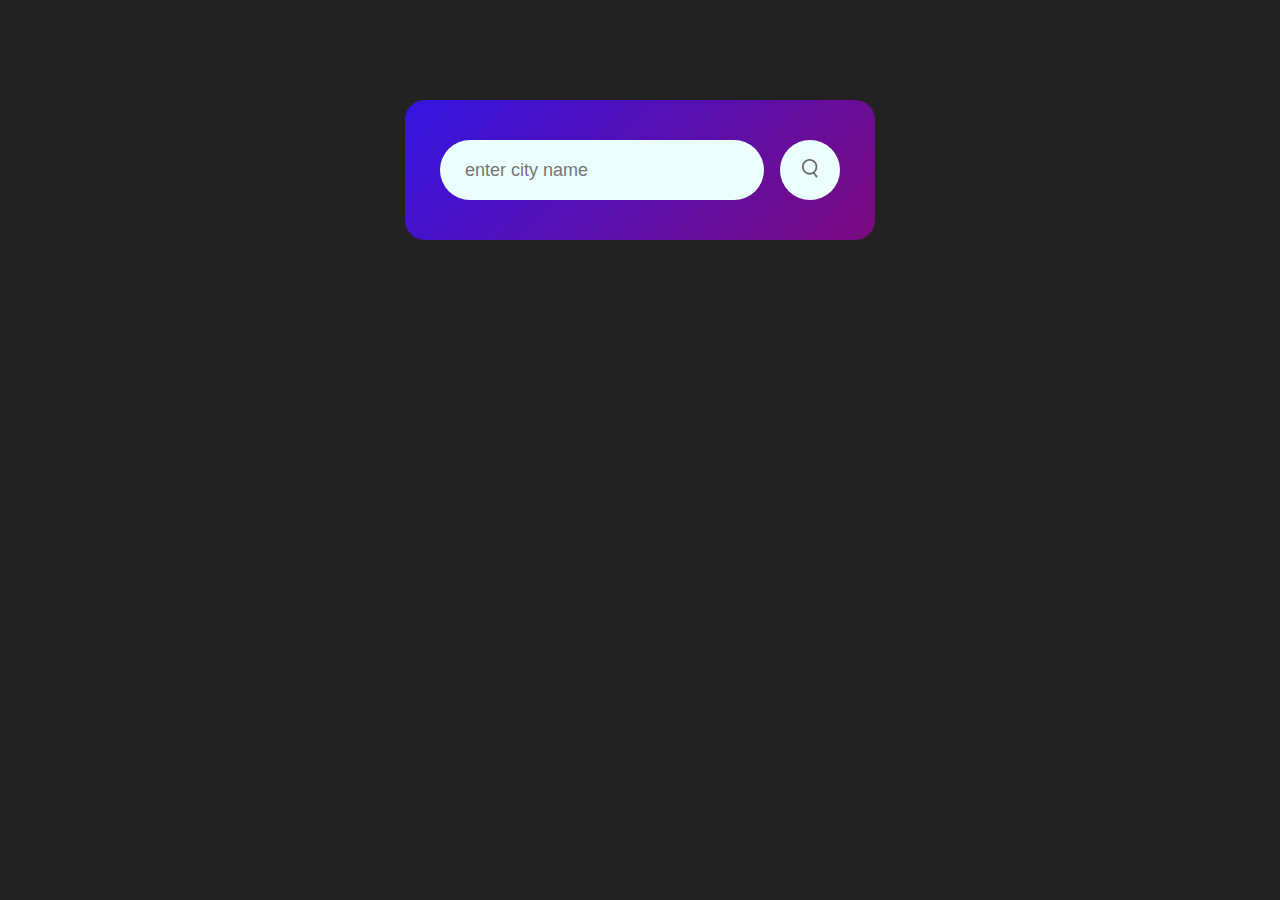
<file: weather app/index.html>
<!DOCTYPE html>
<html lang="en">

<head>
    <meta charset="UTF-8">
    <meta name="viewport" content="width=device-width, initial-scale=1.0">
    <title>Document</title>
    <link rel="stylesheet" href="style.css">
</head>

<body>
    <div class="card">
        <div class="search">
            <input type="text" placeholder="enter city name" spellcheck="false">
            <button><img src="images/search.png"></button>
        </div>
        <div class="error">
            <p>invalid city name</p>
        </div>
        <div class="weather">
            <img src="images/rain.png" class="weather-icon">
            <h1 class="temp">22°C</h1>
            <h2 class="city">New York</h2>
            <div class="details">
                <div class="col">
                    <img src="images/humidity.png" alt="">
                    <div>
                        <p class="humidity">50%</p>
                        <p>Humidity</p>
                    </div>
                </div>
                <div class="col">
                    <img src="images/wind.png" alt="">
                    <div>
                        <p class="wind">15 km/h</p>
                        <p>Wind Speed</p>
                    </div>
                </div>
            </div>
        </div>
    </div>
    <script>
        const apiKey = "0dbf66fb3c98b1a08e0869e969bd2787";
        const apiUrl = "https://api.openweathermap.org/data/2.5/weather?units=metric&q=";
        const searchBox = document.querySelector(".search input");
        const searchBtn = document.querySelector(".search button");
        const weatherIcon = document.querySelector(".weather-icon");
        async function checkWeather(city) {
            const responce = await fetch(apiUrl + city + `&appid=${apiKey}`);
            if (responce.status == 404) {
                document.querySelector(".error").style.display = "block";
                document.querySelector(".weather").style.display = "none";

            }
            else {
                var data = await responce.json();

                document.querySelector(".city").innerHTML = data.name;
                document.querySelector(".temp").innerHTML = Math.round(data.main.temp) + "°C";
                document.querySelector(".humidity").innerHTML = data.main.humidity + "%";
                document.querySelector(".wind").innerHTML = data.wind.speed + "km/h";
                if (data.weather[0].main == "Clouds") {
                    weatherIcon.src = "images/clouds.png";
                }
                else if (data.weather[0].main == "Clear") {
                    weatherIcon.src = "images/clear.png";
                }
                else if (data.weather[0].main == "Rain") {
                    weatherIcon.src = "images/rain.png";
                }

                else if (data.weather[0].main == "Drizzle") {
                    weatherIcon.src = "images/drizzle.png";
                }
                else if (data.weather[0].main == "Mist") {
                    weatherIcon.src = "images/mist.png";
                }
                document.querySelector(".weather").style.display = "block";
                document.querySelector(".error").style.display = "none";

            }

        }



        searchBtn.addEventListener("click", () => {
            checkWeather(searchBox.value);
        })

    </script>
</body>

</script>

</html>
</file>
<file: landing  page/style.css>
* {
    margin: 0;
    padding: 0;
    box-sizing: border-box;

    font-family: "Inter", sans-serif;
    color: white;
}

.flex {
    display: flex;
}

body {
    overflow-x: hidden;
}

.container {
    position: relative;
    width: 100vw;

    background-color: #ffff;
}

.header {

    height: 46.4vw;
    width: 100vw;

    background-image: url("ass/BG.png");
    background-size: 100vw;
    background-repeat: no-repeat;


}

.navbar {
    margin: 0vw 4vw;
    padding-top: 0.9vw;
    align-items: center;
    justify-content: space-between;
}

.icon {
    flex: 1;
}

.icon img {
    width: 7vw;
    height: 7vw;
}

.list {
    flex: 3;
}

.list .topnav {
    display: flex;
    list-style: none;
    gap: 1.34vw;
    align-items: center;
}

.list .topnav img {
    width: 0.5vw;
    height: 0.6vw;
    border-radius: 50%;
}

.list .topnav li a {
    text-decoration: none;
    color: white;
    font-weight: 600;
    font-size: 1.1vw;
}

.list .topnav li a:hover {

    color: black;

}

.list {
    justify-content: space-between;
}

.navbar div .a {
    font-size: 5vw;
    text-decoration: none;
    display: none;

}

.responsive {
    display: none;
    background-color: rgb(0, 0, 0);
    list-style: none;

}

.responsive img {
    display: none;

}

.responsive li a {
    width: 100%;
    padding: 1vw;
    border-radius: 1vw;
    text-decoration: none;
    color: rgb(8, 200, 225);
    font-size: 3vw;
    font-weight: 600;

}

.responsive li a:hover {
    background-color: rgb(255, 255, 255);

}

.list .responsive li a button {
    font-size: 3vw;
    font-weight: 600;

    border-radius: 1vw;
}

.list .responsive li a button:hover {
    background-color: black;
    color: white;
}

.list ul li a button {
    border: 0.2vw solid black;
    color: black;
    background-color: transparent;
    padding: 0.7vw;
    text-align: center;
    border-radius: 0.9vw;
    font-weight: 600;
    font-size: 1.1vw;
}

.list ul li button:hover {
    background-color: black;
    color: white;
}

.no {
    align-items: center;

    justify-content: right;
}

.no img {
    width: 1.6vw;
    height: 1.6vw;
}

.no p {
    color: white;
    font-size: 1.1vw;
    font-weight: 600;

}

.no p:hover {
    color: black;
}

.intro {

    margin: 2.35vw 0vw 0vw 22.73vw;
    width: 34vw;
}

.intro .p1 {
    transform: translateY(100%);
    animation: slideUp 0.1s ease-out forwards;

    color: black;
    font-size: 0.8vw;
    font-weight: 600;
    align-items: center;
    gap: 0.34vw;
}

.intro .p1 img {
    width: 0.40vw;
    height: 0.40vw;
}

.intro .p2 {
    width: 26vw;
    transform: translateY(100%);
    animation: slideUp 0.2s ease-out forwards;
    font-size: 3vw;
    font-weight: 800;
    padding: 0.67vw 0vw;
}

.intro .p3 {
    transform: translateY(100%);
    animation: slideUp 0.3s ease-out forwards;
    font-size: 1.07vw;
    font-weight: 300;
    color: rgba(255, 255, 255, 1);

}

.intro .learnmore {
    transform: translateY(100%);
    animation: slideUp 0.4s ease-out forwards;
    font-size: 1vw;
    background-color: black;
    padding: 1vw 1.5vw;
    border: 3px solid black;
    border-radius: 1.703vw;
    margin: 1.47vw 0vw;
}

.intro .learnmore:hover {
    color: black;
    background-color: transparent;

}

@keyframes slideUp {
    to {
        transform: translateY(0);
        opacity: 1;
    }
}

.landing img {
    width: 43.23vw;
    height: 38vw;
    animation: slideIn 0.5s ease-in-out forwards;
}

@keyframes slideIn {
    from {
        transform: translateX(10%);
        opacity: 1;
    }

    to {
        transform: translateX(0);
        opacity: 1;
    }
}

.main {
    position: relative;

    margin-top: 3.7vw;
}

.floating {
    position: absolute;
    top: 40vw;
    right: 3vw;
    z-index: 1;
}

.main .part1 {
    position: relative;
    z-index: 5;
    display: flex;
    flex-direction: column;
    justify-content: center;
    align-items: center;
}

.main .part1 .img1 {
    width: 1.1vw;
    margin: auto;

}

.main .part1 .p-one {
    margin: 1vw;
    background-image: url("ass/MediPals\ Gets\ You\ There\,\ faster.png");
    background-repeat: no-repeat;
    background-size: contain;
    background-position: top;
    padding: 0.1vw 0vw 0vw 1.5vw;

    color: black;
    font-weight: 600;
    font-size: 2.61vw;
}

.cards {
    gap: 1.5vw;
    justify-content: center;
}

.card {
    display: flex;
    flex-direction: column;
    justify-content: center;

    overflow: hidden;
    border: 2px solid rgba(47, 21, 135, 0.06);
    border-radius: 0.80vw;
    width: 18.75vw;
    height: 31.25vw;
    align-items: center;
    box-shadow: 0px 10px 20px 0px rgba(47, 21, 135, 0.06);


}

.card:hover {

    border: 2px solid black;
}

.card img {
    width: 15.3vw;
    height: 16.9vw;
    margin: 1.7vw;
}

.card .p1 {
    font-size: 1.45vw;
    font-weight: 600;
    color: black;
    color: rgba(136, 136, 136, 1);
}

.card .p2 {
    color: rgba(136, 136, 136, 1);
    font-size: 0.83vw;
    font-weight: 400;
    margin: 0vw 1.7vw;
    line-height: 1.41vw;
    padding: 1.47vw 0vw;
    text-align: center;

}

.main .part2 {
    margin: 5vw auto 0vw;
    width: 58.7vw;

    height: 28.54vw;

}

.part2 .img {
    height: 28.54vw;

    width: 31.72vw;
}

.part2 .dec {
    margin: 0vw 0vw 0vw 1vw;
}

.part2 .dec img {
    width: 1.1vw
}

.part2 .dec .p1 {
    background-image: url("ass/Get\ Started\ with\ MediPals.png");
    background-repeat: no-repeat;
    background-size: contain;
    margin: auto;
    background-position: top;
    color: black;
    font-size: 2.6vw;
    line-height: 2.6vw;
    padding-top: 1vw;
    font-weight: 600;
}

.part2 .dec .p2 {
    color: rgba(136, 136, 136, 1);
    font-size: 1.2vw;
    font-weight: 500;
    line-height: 1.6vw;
    padding: 1vw 0vw;

}

.p3-1 {
    align-items: left;

}

.part2 .p3 .p3-1 p {
    margin-top: 1vw;
    color: rgba(136, 136, 136, 1);
    font-weight: 400;
    line-height: 1.42vw;
    font-size: 0.833vw;
}

.part2 .p3 .p3-1 p:hover {
    color: black;
}

.part2 .p3 .p3-1 img {
    margin-top: 1vw;
    width: 1.04vw;
    height: 1.04vw;
    margin-right: 0.26vw;

}

.main .part3 {


    justify-content: center;
    align-items: center;
    display: flex;
    flex-direction: column;
    width: 100vw;
    height: 61vw;
    background-image: url("ass/Rectangle\ 18.png"), url("ass/BG\ elements.png");
    background-size: cover;
    background-position: center;
    background-repeat: no-repeat;
}

.part3 .mg {
    margin-top: 25vw;
    width: 1vw;
    height: 0.4vw;
}

.part3 p {
    margin-top: 1vw;
    background-image: url("ass/Experience\ MediPals_\ Your\ Career\ with\ Peers\ \(1\).png");
    background-size: contain;
    background-repeat: no-repeat;
    font-size: 2.6vw;
}

.ss {
    margin-top: 3vw;
    justify-content: center;
    align-items: center;
}

.one {
    box-shadow: 0px 10px 20px 0px rgba(48, 21, 135, 0.185);
    width: 12.19vw;
    height: 25.52vw;
}

.one:hover {
    z-index: 6;
    width: 17.18vw;
    height: 37vw;
}

.one-1 {
    position: relative;
    right: -7vw;
    z-index: 1;
}

.two:hover {
    box-shadow: 0px 10px 20px 0px rgba(48, 21, 135, 0.185);
    z-index: 6;
    width: 17.18vw;
    height: 37vw;
}

.two-1 {
    position: relative;
    right: -4vw;
    z-index: 2;
}

.three:hover {
    box-shadow: 0px 10px 20px 0px rgba(48, 21, 135, 0.185);
    z-index: 6;
    width: 17.18vw;
    height: 37vw;
}

.three {
    position: relative;
    z-index: 3;
}

.two-2 {
    position: relative;
    left: -4vw;
    z-index: 2;
}

.one-2 {
    position: relative;
    left: -7vw;
    z-index: 1;
}

.two {
    width: 14.7vw;
    height: 30.7vw;
}

.three {
    width: 17.18vw;
    height: 35.93vw;
}

.part4 {
    margin: 7vw auto;
}

.ready-to-use {
    margin: auto;
    padding: 2vw;

    width: 43vw;
}

.ready-to-use .dot {
    width: 0.83vw;
    height: 0.31vw;
}

.ready-to-use .u-1 {
    background-image: url("ass/Grow\,\ Help\ Others\ Grow\,\ and\ Thrive\ Together.png");
    background-size: contain;
    background-repeat: no-repeat;
    color: black;
    font-size: 3.6vw;
    font-weight: 600;
    line-height: 3.6vw;
    padding-top: 1vw;
}

.ready-to-use .u-2 {
    margin-top: 1vw;
    font-size: 1.83vw;
    line-height: 2.4vw;
    font-weight: 400;
    color: rgba(136, 136, 136, 1);

}

.ready-to-use .buttons {
    margin-top: 1vw;
    display: flex;
    gap: 1vw;
}

.buttons button {
    display: flex;
    padding: 0.9vw 1.8vw 0.9vw 1.8vw;
    border-radius: 12vw;
    border: none;
    gap: 1vw;
}

.buttons button img {
    width: 1.25vw;
    height: 1.25vw;
}

.buttons button div .b-1 {
    font-size: 0.520vw;
    line-height: 0.520vw;
    font-weight: 400;
    color: white;
}

.buttons button div .b-2 {

    font-size: 0.73vw;
    font-weight: 500;
    line-height: 1.24vw;
    text-align: left;

}

.blueButton {
    background: rgba(24, 159, 205, 1);

}

.blackbutton {
    background: black;
}

.bpo {
    padding: 2vw;

    width: 15.6vw;
}

.bpo .bpo-1 {
    color: rgba(24, 159, 205, 1);
    font-size: 0.63vw;
    font-weight: 500;
    line-height: 1.04vw;
    letter-spacing: 10%;
}

.bpo .bpo-2 {
    align-items: flex-start;
    color: black;
    font-size: 1.67vw;
    font-weight: 500;
    line-height: 2.8vw;
}

.bpo .bpo-2 .bpo-2-1 {
    font-size: 0.83vw;
    font-weight: 500;
    line-height: 1.4vw;
    color: black;
}

.bpo .divvv .bpo-3 {
    color: rgba(136, 136, 136, 1);

    font-size: 0.83vw;
    font-weight: 400;
    line-height: 1.42vw;

}

.bpo .divvv {
    border-bottom: 2px dotted rgba(84, 55, 178, 0.234);

}

.bpo .ul {
    margin-top: 3vw;
}

.bpo .ul li {
    padding: 0.5vw 0vw;
    line-height: 1.42vw;
    list-style: none;
    font-size: 0.83vw;
    color: rgba(136, 136, 136, 1);

}

.bpo .ul li img {
    margin-right: 1vw;
    width: 0.15vw;
    height: 0.15vw;
}

.part-5 {
    z-index: 2;
    position: relative;
    width: 80.125vw;
    margin: auto;
}

.part-5 .i-m-g-1 {
    width: 0.83vw;
    height: 0.31vw;
}

.part-5 .abar {
    margin-top: 1vw;
    display: flex;
}

.part-5 .abar .about {
    flex: 2;
}

.part-5 .abar .about p {
    padding-top: 0.5vw;
    width: 30vw;
    background-image: url("ass/Your\ Thoughts\ About\ Us.png");
    color: black;
    font-size: 2.60vw;
    font-weight: 600;
    line-height: 2.60vw;
    background-repeat: no-repeat;
    background-size: contain;
}

.part-5 .arrow {
    flex: 1;
    display: flex;
    gap: 1vw;
}

.part-5 .arrow img {
    width: 3.08vw;
    height: 1vw;
}

.part-5 .comment {
    display: flex;
    gap: 3vw;
    background-color: white;
}

.part-5 .comment .comment-1 {
    padding: 2vw;
    flex: 1;
    box-shadow: 0px 10px 20px 0px rgba(48, 21, 135, 0.185);

}

.part-5 .comment .comment-1 .com-img {
    height: 2.6vw;
    width: 2.6vw;
}

.part-5 .comment .comment-1 .p {
    color: rgba(136, 136, 136, 1);
    font-size: 0.83vw;
    font-weight: 400;
    line-height: 1.42vw;
    padding: 1vw 0vw;

}

.part-5 .comment .comment-1 .profile {
    display: flex;
    gap: 1.3vw;
    align-items: center;
}

.part-5 .comment .comment-1 .profile img {
    width: 3.125vw;
    height: 3.125vw;
}

.part-5 .comment .comment-1 .profile span {
    color: black;
    font-size: 0.83vw;
    font-weight: 500
}

.part-6 {
    display: flex;
    position: relative;
    z-index: 1;
    top: -1vw;
    justify-content: center;
    align-items: center;
    width: 100vw;
    height: 55.42vw;
    background-image: url("ass/bgg.png");
    background-size: contain;

    background-repeat: no-repeat;

}

.part-6 .buttons {
    margin-top: 3vw;
    display: flex;
    gap: 1vw;
}

.part-6 .ad {
    display: flex;
    flex-direction: column;
    align-items: center;
    justify-content: center;
    width: 59.4vw;
    background-repeat: no-repeat;
    background-size: 59.4vw 29.4vw;
    background-position: bottom;
    height: 29.4vw;
    background-image: url("ass/CTA.png");

}

.part-6 .ad .ad-1 img {
    width: 0.83vw;
    height: 0.31vw;
}

.part-6 .ad .ad-1 {
    color: black;
    font-size: 1vw;
    font-weight: 500;
    padding: 1vw;
    line-height: 1.06vw;

}

.ad .ad-2 {
    color: white;
    font-size: 4.2vw;
    width: 40vw;
    font-weight: 800;
    text-align: center;
    line-height: 4.75vw;
}

.ad .ad-2 .ad-2-1 {
    color: black;
}

.ad .ad-3 {
    box-sizing: border-box;
    width: 9.375vw;
    height: 3.125vw;
    padding: 0.83vw;

    border-radius: 1.5vw;
    background-color: black;
    color: white;
    font-size: 0.83vw;
    font-weight: 500;
    line-height: 1.42vw;
}

.part-7 {
    gap: 4vw;
    align-items: center;
    display: flex;
    width: 59.24vw;
    margin: auto;
    justify-content: center;
    margin-bottom: 2vw;
}

.part-7 .vid {
    border: none;

    border-radius: 50%;
    overflow: hidden;
    position: relative;
    background-size: contain;
    width: 29vw;
    height: 29vw;
    flex: 1;
    background-repeat: no-repeat;
    background-image: url("ass/Vector\ 3.png");
}

.part-7 .vid .myVideo {
    position: relative;
    width: 30vw;
    height: 30vw;



}

.part-7 .vid .overlay {
    background-image: url("ass/Ellipse\ 11.png");
    position: absolute;
    top: -0.47vw;
    left: -0.93vw;
    background-repeat: no-repeat;
    background-position: center;
    background-size: contain;
    display: flex;
    justify-content: center;
    align-items: center;
    width: 30vw;
    height: 30vw;


}



.play-button img {

    position: relative;
    width: 5.2vw;
    height: 5.2vw;
    z-index: 2;
}


.part-7 .faq {
    flex: 1;
    width: 28.9vw;

}

.faq img {
    width: 0.83vw;
    height: 0.31vw;
}

.faq .faq-1 {
    padding-top: 0.5vw;
    margin: 0.5vw 0vw;
    background-image: url("ass/Frequently\ Asked\ Questions.png");
    background-size: contain;
    background-repeat: no-repeat;
    color: black;
    font-size: 2.6vw;
    font-weight: 600;
    line-height: 2.6svw;
    text-align: left;

}

.faq .faq-2 {
    padding: 1.5vw 0vw;
    font-size: 1.25vw;
    font-weight: 600;
    line-height: 1.375vw;
    text-align: left;
    color: black;

}

.faq .faq-4 .faq-3 {
    display: none;
    padding: 1vw;
    color: rgba(136, 136, 136, 1);

    border-bottom: 0.1vw dashed orange;
    font-size: 1.9vw;
    font-weight: 400;
    text-align: left;

}

.faq4 {
    border-bottom: 0.05vw dashed rgba(55, 82, 178, 0.474);

    padding: 1vw;
    display: flex;
    justify-content: space-between;
}

.faq-4 p {

    color: black;
    font-size: 1.8vw;
    font-weight: 600;
    text-align: left;
}

.faq4 .minus {
    display: none;
    padding: 0.5vw;
    width: 2vw;
    height: 1.2vw;
}

.faq4 img {
    width: 0.7vw;
    height: 0.7vw;
}



.part-9 {
    position: relative;
    bottom: -12vw;
    margin: auto;
    background-color: white;
    display: flex;
    box-shadow: 0vw 1.56vw 1.04vw 0vw rgba(47, 21, 135, 0.15);
    width: 59.375vw;
    height: 18.23vw;
    gap: 2vw;
    border-radius: 1.04vw 0vw 0vw 0vw;
    opacity: 0px;
    padding: 2vw;


}

.part-9 .img-9 {
    width: 19.42vw;
    height: 22.14vw;
    position: relative;
    top: -5.98vw;

}

.part-9 .part-9-1 span {

    font-size: 0.625vw;
    font-weight: 500;
    line-height: 1.0625vw;
    letter-spacing: 0.1em;
    text-align: left;
    color: rgb(24, 159, 205);
}

.part-9 .part-9-1 img {
    width: 0.83vw;
    height: 0.315vw;
}

.part-9 .part-9-1 .bold {
    margin-top: 1vw;
    color: black;
    font-size: 1.875vw;
    font-weight: 600;
    line-height: 1.875vw;
    text-align: left;

}

.simp {
    width: 23vw;
    padding: 1vw 0vw;
    font-size: 1vw;
    font-weight: 400;
    line-height: 1.42vw;
    text-align: left;
    color: rgb(136, 136, 136);
}

#email {
    padding: 1vw;
    width: 22.65vw;
    height: 3.125vw;
    border-radius: 2.6vw;
    border: 1px 0px 0px 0px;
    font-size: 0.72vw;
    font-weight: 400;
    line-height: 1.24vw;

    color: rgb(139, 138, 139);


    border: 0.053vw solid rgb(196, 198, 205)
}

.but {
    width: 7.39vw;
    box-sizing: border-box;
    height: 3.125dvw;

    padding: 0.83vw 1.82vw;

    border-radius: 1.6vw;
    border: none;
    opacity: 0px;
    background: rgba(24, 159, 205, 1);

    font-size: 0.83vw;
    font-weight: 500;
    line-height: 1.42vw;
    text-align: center;

}

.flexx {
    display: flex;
    justify-content: center;
    align-items: center;
    gap: 1vw;
}

.footer {

    background-repeat: no-repeat;
    background-size: cover;
    width: 100vw;
    height: 28.44vw;
    background-image: url("ass/Footer.png");
}

.footer ul {
    align-items: center;
    padding-top: 20vw;
    justify-content: center;
    display: flex;
    list-style: none;
    gap: 1.34vw;

}

.footer ul li a {
    text-decoration: none;
    color: white;
    font-weight: 600;
    font-size: 1.1vw;
}

.footer ul li a:hover {

    color: black;

}


.footer ul img {
    width: 0.5vw;
    height: 0.6vw;
    border-radius: 50%;
}

.footer ul li a button {
    border: 0.2vw solid black;
    color: black;
    background-color: transparent;
    padding: 0.7vw;
    text-align: center;
    border-radius: 0.9vw;
    font-weight: 600;
    font-size: 1.1vw;
}

.footer ul li button:hover {
    background-color: black;
    color: white;
}


.exam-name{
   margin: 10vw auto 0vw; 
gap: 1vw;

width:95vw;

display: grid;
grid-template-columns: repeat(3,1fr);
grid-template-rows: auto;
}
.exam{
    
    padding: 2vw 0vw;
    border-radius: 2vw;
border: 2px solid rgba(153, 153, 153, 0.266);
}
 .name{
    margin: 0vw 1vw;
font-size: 2vw;
    font-weight: 900;
    color: black;
    
}

.explain{
    padding: 1vw 0vw;
    
    margin: 0vw 1vw;
font-size: 1.2vw;
    font-weight: 500;
    color: rgba(136, 136, 136, 1);
   
}
.last{
    grid-row-start: 4;
    grid-column-start: 2;
}
</file>
<file: landing  page/responsive.css>
@media(max-width:786px) {

    .list ul li,
    .list ul li button,
    .no p {
        font-weight: 600;
        font-size: 2vw;
    }

    .list {
        flex: 4;
    }

    .icon img {
        width: 9vw;
        height: 9vw;
    }

    .intro {
        width: 40vw;
        margin-left: 16vw;
    }
.intro .p2{
    width: 35vw;
}
    .intro .p1 img {
        width: 0.9vw;
        height: 0.9vw;
    }
.ready-to-use{
    width: 60vw;
}
    .intro .p1 {
        font-size: 1.3vw;
    }

    .intro .p3 {
        font-size: 1.5vw;
    }

    .intro .learnmore {
        font-size: 1.4vw;
    }

    .header {
        height: 50vw;
        background-size: cover;
    }

    .card {
        width: 22vw;
        height: 33vw;
    }


    .card .p2 {
        font-size: 1.2vw;
    }

    .part2 .dec .p2 {
        font-size: 1.5vw;
    }

    .part2 .p3 .p3-1 p {
        font-size: 1.2vw;
    }

    .main .part2 {
        width: 70vw;
    }
    .part-exam .offer{ 
        font-size: 4vw;
       
    }
    .exam{
    
    flex-direction: column;
    
    
    
    }
    .exam-pic{
    width:70vw
    }
    .exam-pic img{
    width: 70vw;
    height: 40vw;
    
    
    }
    .exam-name{
        
    width: 80vw;
    grid-template-columns: repeat(2,1fr);
    
    }


    .exam-name div{
       
        border-radius: 2vw;
        
    border: 0.3vw solid rgba(153, 153, 153, 0.266);
    }
     .name{
        
    font-size: 3vw;
       
        
    }
    
    .explain{
        
    font-size: 1.7vw;
    
       
    }
    
    
    
}

@media(max-width:570px) {
    .navbar div .a {
        display: block;
    }

    .list .topnav {
        display: none;
    }

    .responsive {
        border: 2px solid black;
        border-radius: 2.1vw;
        z-index: 1;
        padding: 5vw 2vw;
        position: absolute;
        top: 1vw;
        right: 9vw;
        display: flex;
        flex-direction: column;
        gap: 0.5vw;
        flex: 2;

        align-items: center;
    }
.list .responsive li a  button{
background-color:rgb(8, 200, 225); 

}
    .header {
        height: 100vw;
    }

    .no img {
        width: 4vw;
        height: 4vw;
    }

    .no {
        flex: 2;
    }

    .no p {
        font-size: 2vw;
    }

    .icon img {
        width: 15vw;
        height: 15vw;
    }

    .intro {
position: relative;
z-index: 2;
        margin: 0.35vw 0vw 0vw 2.73vw;
        width: 51vw;
    }

    .intro .p1 {
        font-size: 2.5vw;
    }

    .intro .p1 img {
        width: 1.2vw;
        height: 1.2vw;
    }

    .intro .p2 {
        width: 50vw;
        font-size: 5vw;
    }

    .intro .p3 {
        font-size: 3vw;
    }

    .intro .learnmore {
        margin-top: 2vw;
        font-size: 2vw;
        padding: 1vw 2.5vw;
    }

    .landing img {

        width: 45vw;
        height: 50vw;
    }
    .main .part1 .p-one{
        padding: 2vw;
        font-size: 4vw;
    }
    .cards{
    
        overflow:scroll;
        margin-top: 2vw;
        flex-wrap: wrap;
    }
    .card{
       width:35vw ;
       height:50vw ;
    }
    .card img{
        width: 23vw;
        height: 24vw;
       
    }
    .card .p1{
font-size:3vw ;
    }
    .card .p2{
        font-size:2vw ;
        line-height:2vw ;
    }
   .main .part2{
    margin:7vw auto;
    height:60vw ;
    width:80vw ;
    align-items: center;
    justify-content: center;
    flex-direction: column;
   }
   .part2{
    box-shadow: 10px 10px 20px 0px rgba(177, 165, 213, 0.185);
   }
   .part2 .img{
    height: 32vw;
    width:35vw;
   }
  
   .part2 .dec .p1{
    font-size: 4vw;
    line-height: auto;
    text-align: center;
   }
   .part2 .dec .p2{
    font-size: 2vw;
    padding: 2vw 0vw;
    text-align: center;
   }
   .p3-1{
    align-items: center;
    gap: 3vw;
   }
   .part2 .p3 .p3-1 img{
    margin-top: 2vw;
    width: 2vw;
    height: 2vw;
   }
   .part2 .p3 .p3-1 p {
    margin-top:2vw ;
    font-size: 2vw;
    line-height: normal;
   }
   .part4{
    flex-wrap: wrap;
   }
   .ready-to-use{
    grid-row-start: 1;
    grid-row-end: 3;
    grid-column-start:1 ;
    grid-column-end: 2;
    margin: auto;
    box-shadow: 0px 10px 20px 0px rgba(177, 165, 213, 0.185);
    width: 80vw;

   }
   .ready-to-use .dot {
    width: 1.83vw;
    height: 0.5vw;
}
.ready-to-use .u-1{
    font-size:4vw ;
    line-height: normal;
}
.ready-to-use .u-2{
    font-size: 3vw;
    line-height: normal;
}
.buttons button {
    display: flex;
    padding:2vw 3vw ;
    border-radius: 12vw;
   border: none;
    gap: 1vw;
}
.buttons button img {
    width: 2vw;
    height:2vw;
}
.buttons button div .b-1 {
    font-size:1.5vw;
    line-height: normal;
    
}
.buttons button div .b-2 {

    font-size: 2vw;
    font-weight: 500;
    line-height: normal;
    text-align: left;

}
.part4{
    overflow: hidden;
    padding: 4vw;
   width: 100vw;
}
.bpo{
    box-shadow: 0vw 1.56vw 1.04vw 0vw rgba(48, 21, 135, 0.067);
padding: 3vw;
    width: 32vw;

}
.bpo .bpo-1 {
   margin-bottom: 1.5vw;
    font-size: 3vw;
    font-weight: 500;
    line-height:normal;
    
}

.bpo .bpo-2 {
    font-size: 4vw;
    
    line-height: 2.8vw;
}

.bpo .bpo-2 .bpo-2-1 {
    font-size: 1.5vw;
    line-height: normal;
    
}

.bpo .divvv .bpo-3 {

    font-size: 3vw;

    line-height: normal;

}

.bpo .divvv {
    border-bottom: 2px dotted rgba(84, 55, 178, 0.234);

}

.bpo .ul {
    margin-top: 3vw;
}

.bpo .ul li {
    padding: 0.5vw 0vw;
    line-height: normal;
    list-style: none;
    font-size: 2vw;
    color: rgb(188, 188, 188);

}

.bpo .ul li img {
    margin-right: 1vw;
    width:0.5vw;
    height: 0.5vw;
}
.part-5 .i-m-g-1 {
    width: 1.83vw;
    height: 1vw;
}



.part-5 .abar .about p {
    padding-top: 0.5vw;
    width: 50vw;
    font-size: 4vw;
    line-height: normal;
    
}



.part-5 .arrow img {
    width: 5.08vw;
    height: 1vw;
}
.part-5 .comment{
    flex-direction: column;
}
.part-5 .comment .comment-1{
    box-shadow: 1px -7px 20px 0px rgba(69, 57, 108, 0.185)
    
}
.part3{
    margin:5vw 0vw ;
}
.part-5 .comment .comment-1 .com-img {
    height: 5vw;
    width: 5vw;
}
.part-5 .comment .comment-1 .p{
   font-size: 3vw; 
   line-height: normal;
}
.part-5 .comment .comment-1 .profile img {
    width: 7vw;
    height: 7vw;
}
.part-5 .comment .comment-1 .profile span {
    
    font-size:3vw;
    font-weight: 500
}
.part-6 .ad{
width: 70vw;
height: 40vw;
background-size:70vw 40vw ;
}
.part-6 .ad .ad-1 img{
    width: 2vw;
    height: 0.8vw;
}
.part-6 .ad .ad-1{
    font-size:2vw ;
}
.ad .ad-2{
    width: 50vw;
    font-size:6vw ;
    line-height: normal;
}
.ad .ad-3{
    font-size:1.5vw ;
    width:15vw ;
    height:5vw ;
    border: none;
}
.part-7{
    display: flex;
    width: 90vw;
}
.part-7 .vid{
width:28.75vw ;
height:28.59vw ;
}
  .part-7  .faq{
        flex: 2;
    }
    .faq .faq-1{
        font-size: 3.5vw;
    }
    .faq .faq-2{
        font-size:2.6vw ;
    }
    .faq .faq-4 .faq-3{
        font-size: 2vw;
        line-height: normal;
    }
    .faq-4{
        padding: 2vw;
    }
    .faq-4 p{
        font-size:2.5vw ;
    }
    .faq-4 img{
        width:1.5vw;
        height: 1.5vw;
    }
    .ar-1{
        grid-column-start: 1;
        grid-column-end: 1;
        grid-row-start: 1;
        grid-row-end: 3;
    }
   .part-8 .ar{
        display: grid;
        grid-template-columns: repeat(3,1fr);
        grid-template-rows: repeat(2,1fr);
    }
    .part-8{
        
    width: 90vw;

    }
    
    .ar-2{
        grid-column-start: 2;
        grid-column-end:4;
       
    }
    .part-8 .img-8{
        width: 1.833vw;
        height: 1.3125vw;
    } 
    .ar-1 .arr-1-2 , .arr-1-2 span{
        font-size: 1.9vw;
        line-height: normal;
    }
    .read-more-btn{
        font-size: 1.625vw;
        line-height: normal;
    }
    .ar-2 img{
       width: 60vw; 
       height:36vw ; 
    }
   .part-9{
    width:70vw ;
    height: 30vw;
   }
   .part-9 .img-9{
    width:22vw ;
    height: 25vw;
   }
   .part-9 .part-9-1 span{
    font-size: 2vw;
   }
   .part-9 .part-9-1 img{
    width: 2vw;
    height: 1vw;
   }
   .part-9 .part-9-1 .bold{
    font-size:3vw ;
    line-height: normal;
   } 
   .part-9 .part-9-1 .simp{
width: auto;
font-size: 2vw;
line-height: normal;
   }
#email{
    width: auto;
    font-size:1.5vw ;
}
.but{
    width:auto ;

    font-size:1.5vw ;
}
.part-exam .offer{ 
    font-size: 4vw;
   
}
.exam{

flex-direction: column;



}
.exam-pic{
width:70vw
}
.exam-pic img{
width: 70vw;
height: 40vw;


}
.exam-name{
    grid-template-columns: repeat(2,1fr);
width: 80vw;
}

.name{
    
font-size: 3.5vw;
   
    
}

.explain{
    
font-size: 2.5vw;

   
}
}
</file>
<file: NETFLIX CLONE 3/style.css>
* {
    padding: 0;
    margin: 0;
    font-family: 'Segoe UI', Tahoma, Geneva, Verdana, sans-serif;
 }

 body {
    background-color: rgb(48, 46, 46);
 }

 .first {
    background-image: url("background.jpg");
    height: 700px;
    width: 100vw;
    background-repeat: no-repeat;
    position: relative;

 }

 .black {
    background-color: rgba(0, 0, 0, 0.588);
    height: 700px;
    width: 100vw;
    position: absolute;
 }

 .head {
    width: auto;
    margin: 0px auto 0px auto;
    height: auto;
   
 }

 .nav {
    width: 78vw;
    margin: 20px auto 0px auto;
    display: flex;
    justify-content: space-between;
 }

 .nav .netflixIcon img {
    height: 40px;
 }

 .center {
    padding-top: 200px;
 }

 .nav .signin button {
    height: 36px;
    width: 85px;
    background-color: red;
    color: rgb(195, 203, 203);

 }

 .firstline {
    color: azure;
    text-align: center;
    font-weight: 900;
    font-size: 3rem;
    font-family: 'Segoe UI', Tahoma, Geneva, Verdana, sans-serif;
 }

 .secondline {
    color: azure;
    text-align: center;
    font-size: 1.5rem;
    font-family: 'Segoe UI', Tahoma, Geneva, Verdana, sans-serif;
    padding-top: 18px;
 }

 .thirdline {
    color: azure;
    text-align: center;
    font-size: 1.3rem;
    font-family: 'Segoe UI', Tahoma, Geneva, Verdana, sans-serif;
    padding-top: 22px;
 }

 .enter {
    display: flex;
    justify-content: center;
    gap: 4px;
    padding-top: 15px;
 }

 .emailbox {
    width: 370px;
    border: 2px solid grey;
    height: 35px;
    color: azure;
    font-size: small;
    padding: 10px;
    border-radius: 4px;
 }

 .button {
    width: 230px;
    height: 59px;
    background-color: rgb(255, 0, 0);
    color: white;
    text-align: center;
    font-family: 'Segoe UI', Tahoma, Geneva, Verdana, sans-serif;
    font-size: 1.5rem;
    border-radius: 4px;
    font-weight: 500;
    display: flex;
    align-items: center;
    justify-content: center;
 }

 .button img {
    filter: brightness(0) invert(1);
 }

 .second {
    background-color: black;
    height: 570px;
    width: 100vw;
    margin-top: 8px;

 }

 .second .sec {
    display: flex;
    justify-content: center;
    padding-top: 72px;
    padding-bottom: 72px;
    height: 426px;
 }

 .second .sec .textpart {
    width: 40vw;
    display: flex;
    flex-direction: column;
    justify-content: center;
 }

 .second .sec .textpart .first1 {
    color: azure;
    font-weight: 900;
    font-size: 3rem;
 }

 .second .sec .textpart .second1 {
    color: azure;
    font-size: 1.5rem;
    font-family: 'Segoe UI', Tahoma, Geneva, Verdana, sans-serif;
    padding-top: 18px;
    padding-right: 51px;
 }

 .second .sec .imagepart {
    width: 40vw;
 }

 .imagepart .container {
    width: 39vw;
    height: 30vw;
    position: relative;
    overflow: hidden;

 }

 .imagepart .container .frame {
    width: 40vw;
    height: 30vw;
    position: absolute;
    top: 0;
    left: 0;
 }

 .imagepart .container .background {
    width: 464px;
    padding-top: 5vw;
    padding-left: 5.3vw;
 }



 .third {
    background-color: black;
    height: 570px;
    width: 100vw;
    margin-top: 8px;
    display:flex;

 }
 .third .download{
   width: 50vw;
   display: flex;
   overflow: hidden;
}
.mobile{
   width: 550px;
   height: 434.225px;
position: absolute;
margin-top: 58px;
}
.bottom{
   display: flex;
   border: 2px solid grey;
   border-radius: 10px;
   width: 289.500px;
   height: 100px;
   padding: 8px,12px;
   position: relative;
   top: 360px;
   left: 322px;
   box-sizing: border-box;
   background-color: black;
}
.boxshot img{
   width: 57px;
   height: 70px;
   padding: 10px;
}
.Downloading img{
   width: 48px;
   height: 55px;
   padding-left: 30px;
   padding-top: 15px;


}
.strange{
   color: white;
   font-size: medium;
   font-weight: bold;
   padding-top: 23px;
}
.dtext{
   color: rgb(53, 53, 250);
   font-size: small;
}
.disc{
   width:50vw;
   display: flex;
    flex-direction: column;
    justify-content: center;
}

.disc .onee{
   padding-right: 193px;
    color: azure;
       font-size: 3rem;
       font-weight: 900;
   }
   .disc .tew{
       padding-right: 107px;
       color: white;
       font-size: 1.5rem;
   
   }
 .fourth {
    background-color: black;
    height: 50vh;
    width: 100vw;
    margin-top: 8px;
 }

 .fifth {
    background-color: black;
    height: 570px;
    width: 100vw;
    margin-top: 8px;
 }
 .parent{
   display: flex;
   justify-content: center;
   align-items: center;

 }
 .cartoon{
   display: flex;
   align-items: center;
   height: 560px;
 }
 .cartoon img{
width: 40vw;

 }
 .textchild{
   width: 40vw;
   display: flex;
   flex-direction: column;
   justify-content: center;
 }
 .textchild .p1{
   font-weight: 900;
   font-size: 3rem;
   color: azure;
 }
 .textchild .p2{
   color: azure;
   font-size: 1.5rem;
   font-family: 'Segoe UI', Tahoma, Geneva, Verdana, sans-serif;
   padding-top: 18px;
 }

 .sixth {
    background-color: black;
    height: 900px;
    width: 100vw;
    margin-top: 8px;


 }

 .sixth .heading {
    color: azure;
    text-align: center;
    font-family: 'Segoe UI', Tahoma, Geneva, Verdana, sans-serif;
    font-weight: 900;
    font-size: 3rem;
    padding-top: 70px;
    padding-bottom: 20px;
 }

 .sixth .questions {
    width: 75vw;
    margin-left: auto;
    margin-right: auto;
 }

 .sixth .questions .que {
    display: flex;
    justify-content: space-between;
    height: 80px;
    align-items: center;
    background-color: rgb(48, 46, 46);
    margin-top: 10px;
    padding-left: 20px;
    padding-right: 20px;
 }

 .sixth .questions .que .Q {
    color: azure;
    font-size: 1.5rem;

 }

 .sixth .questions .que .plus {
    filter: brightness(0) invert(1);

 }

 .sixth .endline {
    color: azure;
    text-align: center;
    font-size: 1.3rem;
    padding-top: 40px;

 }

 .sixth .endemail {
    display: flex;
    justify-content: center;
    padding-top: 20px;
    gap: 4px;

 }

 .sixth .endemail .enter2 {
    width: 370px;
    border: 2px solid grey;
    height: 35px;
    color: azure;
    font-size: small;
    padding: 10px;
    border-radius: 10px;
 }

 .sixth .endemail .buttons .button {
    width: 230px;
    height: 59px;
    background-color: rgb(255, 0, 0);
    color: white;
    text-align: center;
    font-family: 'Segoe UI', Tahoma, Geneva, Verdana, sans-serif;
    font-size: 1.5rem;
    border-radius: 10px;
    font-weight: 500;
    display: flex;
    align-items: center;
    justify-content: center;
    border: none;

 }

 .sixth .endemail .buttons .button img {
    filter: brightness(0) invert(1);
 }


 .seven {
    background-color: black;
    height: 390px;
    width: 100vw;
    margin-top: 8px;
    color: rgb(111, 113, 114);
    position: absolute;
    font-family: 'Segoe UI', Tahoma, Geneva, Verdana, sans-serif;

 }

 .seven .footer {
    width: 78vw;
    height: 200px;
    margin-left: auto;
    margin-right: auto;
    margin-top: 60px;
    position: relative;
 }

 .footer a {
    color: rgb(196, 196, 196);
 }

 .ul {
    margin-top: 22px;
 }

 .footer ul {
    display: grid;
    list-style: none;
    grid-template-columns: repeat(4, 1fr);
    /* 3 columns */
    grid-template-rows: repeat(4, 1fr);
    ;
    row-gap: 20px;
    font-size: 0.87rem;

 }

 .english {
    margin-top: 22px;
    background-color: black;
    height: 35px;
    width: 130px;
    border: 0.5px solid rgb(101, 102, 101);
    display: flex;
    align-items: center;
    justify-content: center;
 }

 .english select {
    border: none;
    background-color: black;
    color: azure;
    font-size: medium;
    font-weight: bold;
 }

 .english img {
    height: min-content;
    filter: brightness(0) invert(1);

 }

 .theend {
    color: rgb(178, 181, 183);
    margin-top: 22px;
 }



 @media only screen and (max-width:599px) {
    .enter {
       flex-direction: column;
       align-items: center;
    }

    .emailbox {
       width: 86vw;
    }

    .button {

       width: 170px;
       font-size: 1.2rem;
       height: 52px;
       margin-top: 12px;
    }
.fifth{
   height: 80vh;
}
    .sixth .endemail {
       flex-direction: column;
       align-items: center;
    }

    .sixth .endemail .enter2 {
       width: 86vw;
    }

    .sixth .endemail .buttons .button {
       width: 170px;
       font-size: 1.2rem;
       height: 52px;
       margin-top: 12px;
    }
 }
 @media only screen and (max-width:960px) and (min-width:691px){
   .fifth{
      height: 755px;
   }
 }
 @media only screen and (max-width:599px) {
   .fifth{

      height: 80vh;
   } 
 }

 @media only screen and (max-width:690px) and (min-width:600px) {
    .sixth .endemail .enter2 {
       width: 40vw;
    }
    .fifth{
      height:90vh ;
   }
    .emailbox {
       width: 40vw;
    }
 }

 @media only screen and (max-width: 960px) {
    

    .nav .netflixIcon img {
       height: 24px;
    }

    .firstline {
       font-size: 2rem;
    }

    .secondline {
       font-size: 1.09rem;
    }

    .thirdline {
       font-size: 1.05rem;
    }
    .second{
      height: 90vh;
    }
    .second .sec {
      
      flex-direction: column;
      align-items: center;
   }
   .second .sec .textpart {
    width: 100vw;
    align-items: center;
   }
   .second .sec .textpart .first1 {
     font-size: 2rem;

   }
   .second .sec .textpart .second1 {
     font-size: 1.09rem;
     padding-right: 25px;
     padding-left: 25px;
     text-align: center;
   }
   .second .sec .imagepart {
      margin-top: 60px;
      width: 100vw;
      display: flex;
      justify-content: center;
      
    }
   .imagepart .container {
      width: 65vw;
      height: 40vh;}

      .imagepart .container .frame{
         width: 65vw;
         height: 40vh;
      }
      
      .parent{
         flex-direction: column;
      }
      .cartoon{
         align-items: flex-start;
      }
      .cartoon img{
        width: 80vw;
      }
      .textchild{ 
         order: -1;
         width: 80vw;
         margin-top: 22px;
         
         }
         .textchild .p1{
            text-align: center;
            font-size: 2rem;
         }
         .textchild .p2{
            text-align: center;
          font-size: 1.09rem;
         }
      .sixth .heading {
         font-size: 2rem;
      }
    .sixth .endline {
       font-size: 1.05rem;
       padding-left: 15px;
       padding-right: 15px;
    }

    .sixth .questions .que {
       height: 70px;

    }

    .sixth .questions .que .Q {
       font-size: 1.09rem;
    }

    .seven {
       height: 470px;
    }

    .footer ul {
       grid-template-columns: repeat(2, 1fr);
       grid-template-rows: repeat(8, 1fr);
    }

    .seven .footer {
       margin-top: 22px;
    }
 }

 @media only screen and (max-width:1280px) {
    .nav {
       width: 90vw;
    }
    .second .sec {
      justify-content:space-between;
      padding: 30px;
    }
    
    .second .sec .textpart .second1{
      padding-right: 15px;
    }
    
    
    }
   

    .sixth .questions {
       width: 90vw;
    }
 
 @media only screen and (max-width:1279px) and (min-width:961px) {
   .second .sec .imagepart {
      width: 52vw;
      
    }
    .imagepart .container {
      width: 45vw;
      height: 35vw;
    }
    .imagepart .container .frame{
      width: 46vw;
      height: 35vw;}
      .imagepart .container .background {
         padding-left: 6.4vw;
       }
       .cartoon img{
         width: 47vw;
       }
       .textchild{
         width: 47vw;
       }
 }
</file>
<file: quiz app 2/style.css>
*{
    padding: 0;
    margin: 0;
    box-sizing: border-box;
    font-family: sans-serif;
}
body{
    background: rgb(5, 5, 100);
}
.app{
    width: 90%;
    max-width: 600px;
    background: #fff;
    margin: 100px auto 0;
    padding: 22px;
}
.app h1{
    color:rgb(5, 5, 100); 
    margin: 22px;
    text-align: center;
    border-bottom: 1px solid rgb(5, 5, 100);
}
.quiz{
    font-size: 12px;
    color: rgb(5, 5, 100); 
    margin-top: 50px;
}
#answer-btn{
    margin: 10px auto 0;

}
.btn{
  width: 100%;
  text-align: left;
  padding: 22px;
  margin-top: 10px;
  cursor: pointer;
  background-color: #fff;
  transition: all 0.32s;
  color: black;
  border: 2px solid black;
}
.btn:hover:not([disabled]){
    background-color: black;
    color: white;
    
}
.btn:disabled{
    cursor: no-drop;
}

#next-btn{
 margin: 22px auto 0px;
 display: none;
 background-color: rgb(5, 5, 100);
 color: white;
 padding: 22px;
 width: 122px;
 border: none;
 border-radius: 22px;
 font-size: 15px;
 font-weight: 600;
}
.correct{
    background-color: rgb(133, 225, 133);
}
.incorrect{
    background-color: rgb(242, 128, 128);
}
</file>
<file: random password generator/style.css>
*{
    padding: 0;
    margin: 0;
    box-sizing: border-box;
    font-family: sans-serif;
}
body{
    background: linear-gradient(130deg,rgb(85, 0, 255) ,green);
}
.container{
    height: 100vh;
    width: 100%;
    color: white;
    display: flex;
    flex-direction: column;
    align-items: center;
    justify-content: center;
}
h1 span{
    color: rgb(7, 168, 7);
}
.passwordcase{
  display: flex;  
  border: 2px solid black;
  background-color: white;
  align-items: center;
  width: 80%;
  max-width: 500px;
  justify-content: space-between;
  height: 50px;
  border-radius: 22px;
  padding: 22px;
  margin: 40px;
}
.passwordcase input{
    border: none;
    outline: none;
}
.passwordcase img{
    width: 20px;
    
}
button{
    background-color: darkgreen;
    color: white;
    display: flex;
    align-items: center;
    width: 150px;
    height: 50px;
    border: none;
    outline: none;
    border-radius: 22px;
    padding: 10px;
    justify-content: center;
    font-size: 15px;
    font-weight: 600;
}
button img{
    width: 20px;
}
</file>
<file: result card/style.css>
body {
    font-family: Arial, sans-serif;
    background-color: #f3f3f3;
    text-align: center;
    padding: 30px;
  }
  
  .container {
    background: white;
    padding: 20px;
    border-radius: 10px;
    width: 60%;
    margin: auto;
    box-shadow: 0 0 10px rgba(0,0,0,0.1);
  }
  
  input, button {
    margin: 10px;
    padding: 10px;
    font-size: 16px;
  }
  
  #resultContainer {
    margin-top: 20px;
    text-align: left;
  }
.intro{
    display: grid;
    grid-template-columns: auto auto ;
    
    
}  
.intro p{
text-align: left;
    font-weight: bold;
}
</file>
<file: to do list app 2/style.css>
*{
    margin: 0;
    padding: 0;
    box-sizing: border-box;
    font-family:sans-serif;
}
body{
    background-color: #002765 
}
.container{
    width: 550px;
    height: 600px;
    background-color: white;
    margin: 40px auto auto auto;
    padding: 40px 30px 70px;
}
.todo-list h2{
    user-select: none;
color:#002765 ;
    display: flex;
    align-items: center;
    margin-bottom: 20px;

}
.todo-list h2 img{
    width: 30px;
    margin-left: 10px; 
}
.input-fill{
display: flex;
align-items: center;
justify-content: space-between;
background: #edeef0;
border-radius: 30px;
padding-left: 20px;
margin-bottom: 25px;
}
input{
flex: 1;
border: none;
outline: none;
background: transparent;
padding: 10px;
font-weight: 14px;
}
button{
border: none;
outline: none;
padding: 16px 50px; 
background: #ff5945;
color: #fff;
font-size: 16px;
cursor: pointer;
border-radius: 40px;}
ul li{
    list-style: none;
    font-size: 17px;
    padding: 12px 8px 12px 50px;
    user-select: none;
    cursor: pointer;
    position: relative;
}
ul li::before{
  content: '';  
  position: absolute;
  height: 28px;
  width: 28px;
  border-radius: 50%;
  background-image: url(images/unchecked.png);
  background-size: cover;
  background-position: center;
  top: 12px;
  left: 9px;
}
ul li.checked{
color: #555;
text-decoration: line-through;
}
ul li.checked::before{
    background-image: url(images/checked.png);
}
ul li span{
    position: absolute;
    right: 0;
    top: 5px;
    width: 40px;
    height: 40px;
    font-size: 22px;
    color: #555;
    line-height: 40px;
    text-align: center;
    border-radius: 50%;
}
ul li span:hover{
    background: #edeef0;
}
</file>
<file: weather app/style.css>
*{
    padding: 0;
    margin: 0;
    font-family: 'Poppins',sans-serif;
    box-sizing: border-box;
}
body{
    background: #222;
}
.card{
    width: 90%;
    max-width:470px;
    background: linear-gradient(135deg,#3415e2,#7b0a7e);
    color: #fff;
    margin: 100px auto 0;
    border-radius: 20px;
    padding: 40px 35px;
    text-align: center;
}
.search{
    width: 100%;
    display: flex;
    align-items: center;
    justify-content: space-between;
}
.search input{
    border: 0;
    outline: 0;
    background: #ebfffc;
    color: #555;
    padding: 10px 25px;
    height: 60px;
    border-radius: 30px;
    flex: 1;
    margin-right: 16px;
    font-size: 18px;
}
.search button{
    border: 0;
    outline: 0;
    background: #ebfffc;
    border-radius: 50%;
    width: 60px;
    height: 60px;
    cursor: pointer;

}
.search button img{
    width: 16px;
}
.weather-icon{
width: 170px;
margin-top: 30px;
}
.weather h1{
    font-size: 80px;
    font-weight: 500;
}
.weather h2{
    font-size: 45px;
    font-weight: 400;
    margin-top: -10px;
}
.details{
  display: flex;  
  align-items: center;
  justify-content: space-between;
  padding: 0 20px;
  margin-top: 50px;

}
.col{
    display: flex;
    align-items:center;
    text-align: left;
}
.col img{
    width: 40px;
    margin-right:10px;
}
.humidity , .wind{
font-size: 28px;
margin-top:-6px ;
}
.weather{
    display: none;
}
.error{
    text-align: left;
    margin-left: 10px;
    font-size: 14px;
    margin-top: 10px;
    display: none;
}
@media (max-width: 768px) {
    .card {
        padding: 30px 20px;
        margin: 50px auto 0;
    }

    .weather h1 {
        font-size: 60px;
    }

    .weather h2 {
        font-size: 35px;
    }

    .details {
        padding: 0 10px;
    }

    .humidity, .wind {
        font-size: 24px;
    }

    .search input {
        padding: 10px 20px;
        height: 50px;
        font-size: 16px;
    }

    .search button {
        width: 50px;
        height: 50px;
    }

    .search button img {
        width: 14px;
    }
}

/* For mobile phones */
@media (max-width: 480px) {
    .card {
        padding: 20px 15px;
        margin: 30px auto 0;
    }

    .weather h1 {
        font-size: 40px;
    }

    .weather h2 {
        font-size: 25px;
    }

    .details {
        flex-direction: column;
        align-items: flex-start;
        padding: 0 5px;
    }

    .col {
        margin-bottom: 10px;
    }

    .humidity, .wind {
        font-size: 20px;
    }

    .search input {
        padding: 10px 15px;
        height: 40px;
        font-size: 14px;
    }

    .search button {
        width: 40px;
        height: 40px;
    }

    .search button img {
        width: 12px;
    }
}
</file>
